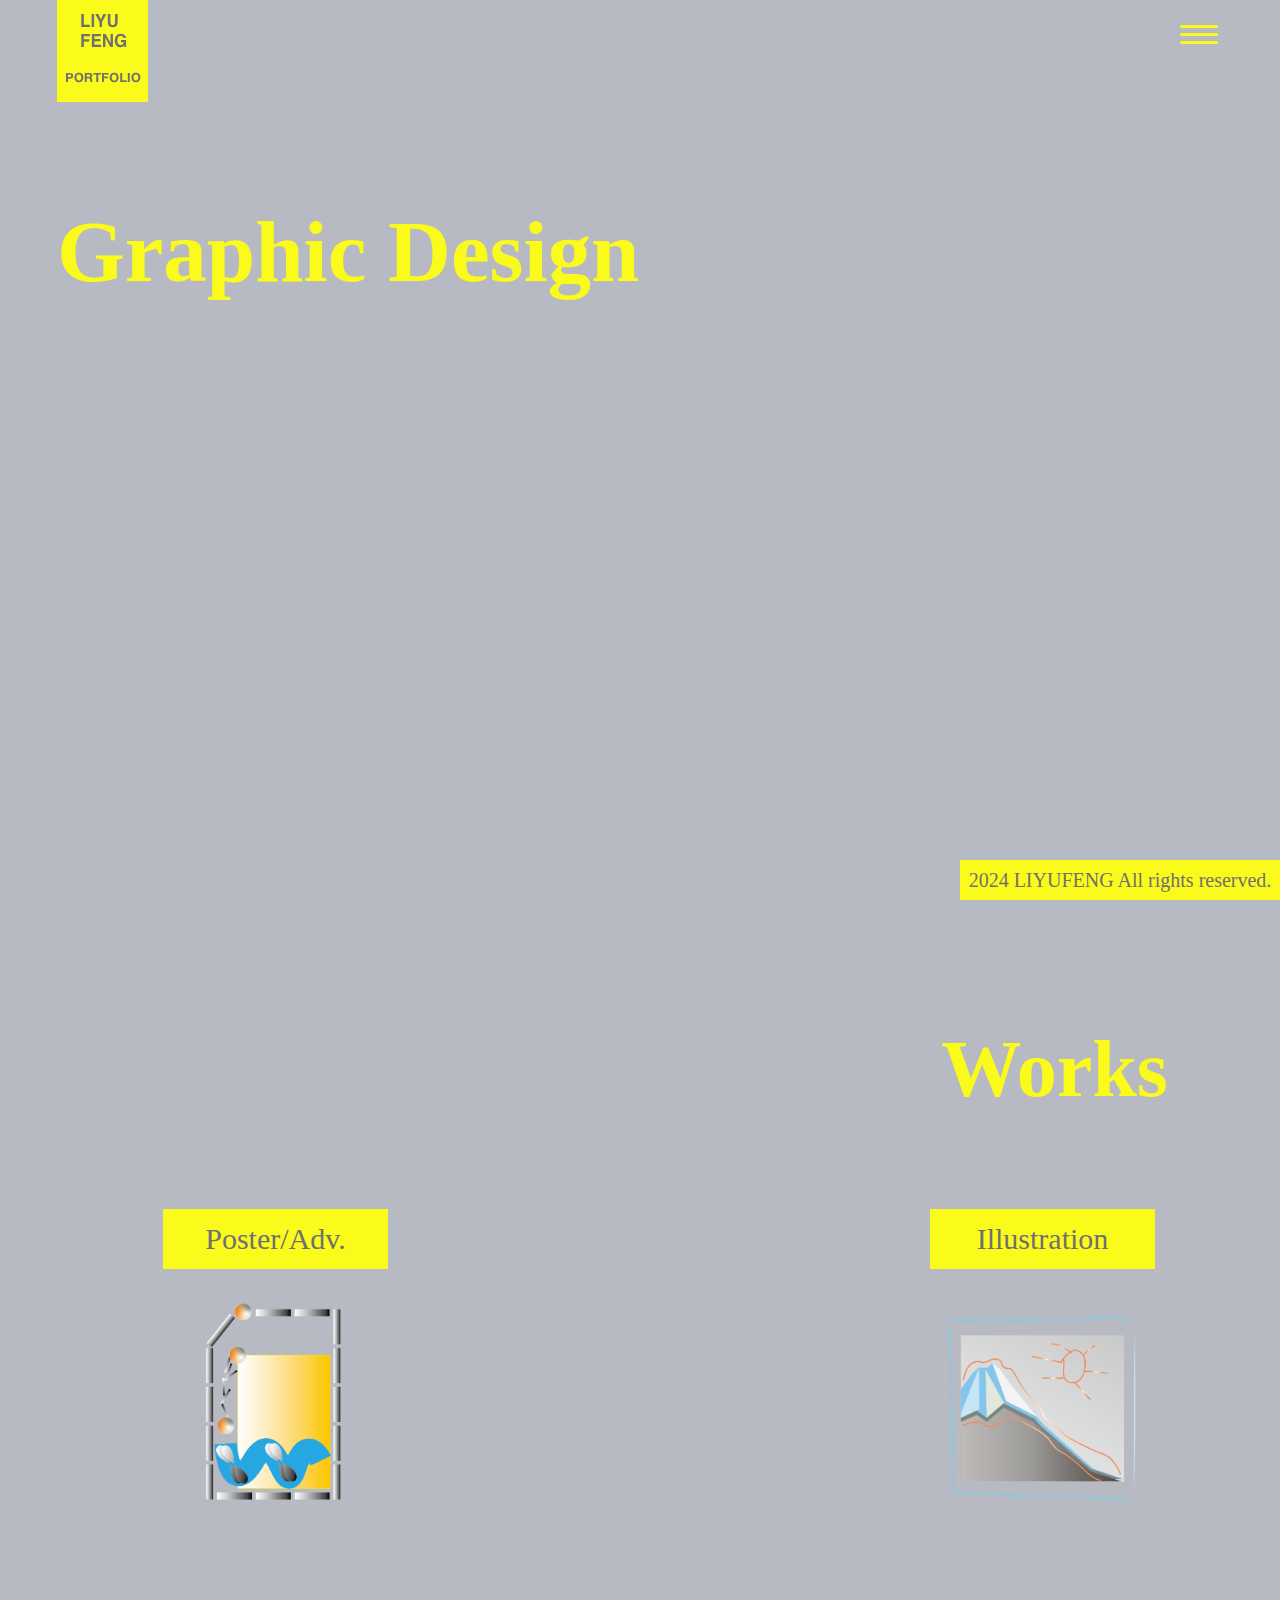
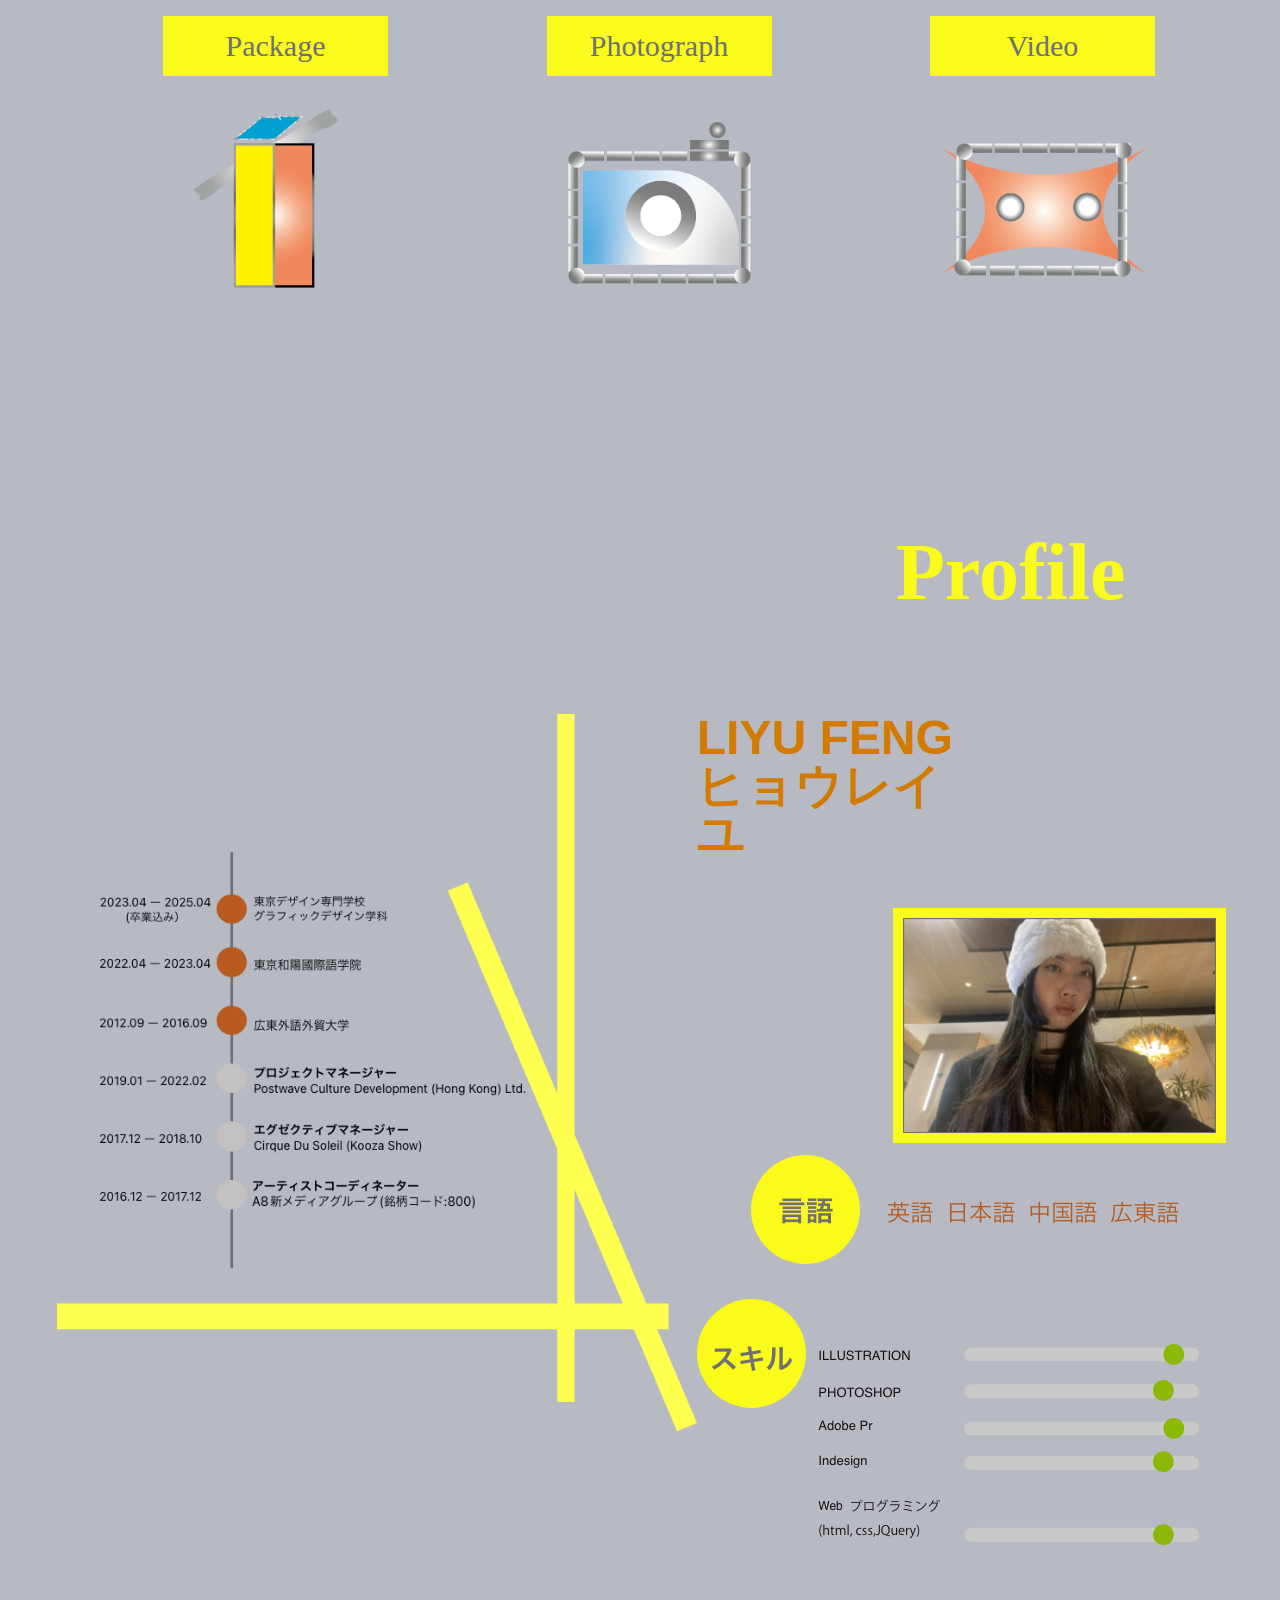
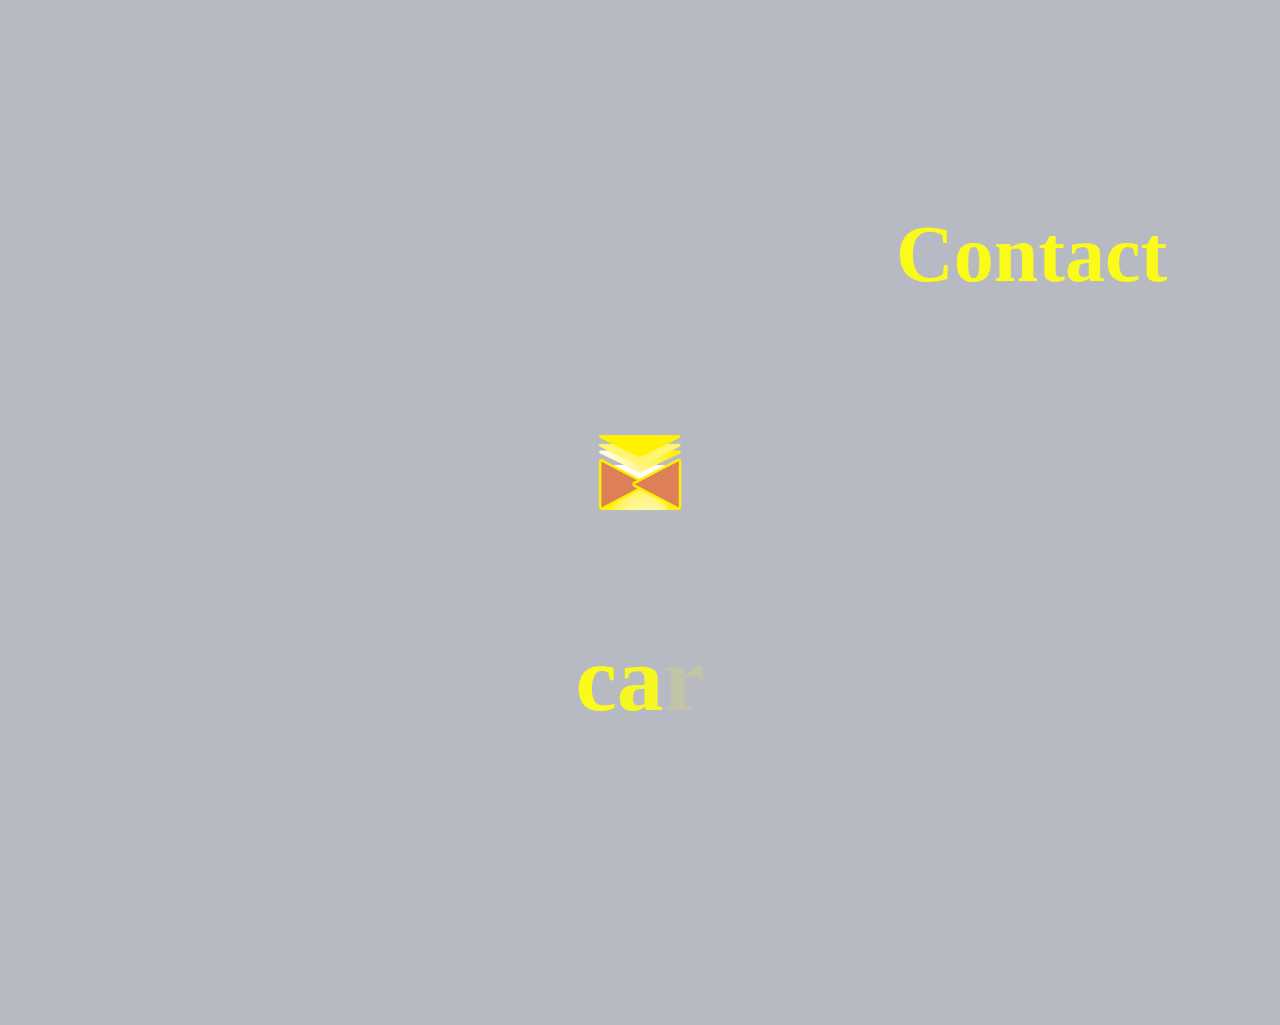
<file: index.html>
<!DOCTYPE html>
<html lang="ja">
<head>
    <meta charset="UTF-8">
    <meta name="viewport" content="width=device-width, initial-scale=1.0">

    <link rel="stylesheet" href="css/reset.css">
    <link rel="stylesheet" href="css/style.css">
    <link rel="stylesheet" href="css/lightbox.css">

    <script src="https://ajax.googleapis.com/ajax/libs/jquery/3.1.1/jquery.min.js"></script>



    <title>Portfolio Site | LIYU FENG</title>

    <!-- <link rel="stylesheet" href="https://cdn.jsdelivr.net/bxslider/4.2.12/jquery.bxslider.css"> -->

    <!-- <script src="https://code.jquery.com/jquery-3.6.0.min.js"></script> -->

    <!-- <script src="https://cdn.jsdelivr.net/bxslider/4.2.12/jquery.bxslider.min.js"></script> -->

    <!-- <style>
        .bx-wrapper {
            border: none;
            box-shadow: none;
        }
    </style> -->
</head>
<body>
    <header class="global-header">
        <a href="index.html" class="top-icon"><img src="image/topicon.png" alt="top-icon"></a>
        <!-- <div class="menu_box"> -->
            <div class="openbtn1"><span></span><span></span><span></span></div>
            <nav id="g-nav">
                <div id="g-nav-list">
                    <!-- <nav class="gnav"> -->
                        <ul class="gnav__menu">
                            <li><a href="index.html">Top</a></li>
                            <li><a href="works.html">Works</a></li>
                            <li><a href="profile.html">Profile</a></li>
                            <li><a href="contact.html">Contact</a></li>
                        
                        </ul>
                    </div>
                    </nav>
                
                <div class="circle-bg"></div>
            
        <!-- </div> -->
    </header>

    <div class="main-page">
        <p class="main-content1">Graphic Design</p>
        <p class="main-content2">PORTFOLIO</p>
        <p class="main-content3">LIYU FENG</p>
    </div>

    <script>
        $(document).ready(function() {
          $('.main-content1').show().animate({
            top: '0', // 目标位置
            opacity: 1 // 目标透明度
          }, 700); // 0.7秒内完成动画
          
          $('.main-content2').delay(700).show().animate({
            top: '0', // 目标位置
            opacity: 1 // 目标透明度
          },700); // 0.7秒内完成动画
          
          $('.main-content3').delay(2000).show().animate({
            top: '0', // 目标位置
            opacity: 1 // 目标透明度
          }, 700); // 0.7秒内完成动画
        });
        </script>

    

<div class="main-works">
    <h1 class="works-title">Works</h1>

    <div class="icon-contents">
        <ul class="icon-list">
            <li class="icon-list-inner">
                <p class="text">Poster/Adv.</p>
                <a href="works-poster.html">
                <img src="image/postericon.png" alt="" class="icon-img">
                </a>
            </li>

            <li class="icon-list-inner">
                <p class="text">Illustration</p>
                <a href="works-illustration.html">
                <img src="image/illustrator.png" alt="" class="icon-img">
                </a>
            </li>
        </ul>
    </div>

    <div class="icon-contents">
        <ul class="icon-list">
            <li class="icon-list-inner">
                <p class="text">Package</p>
                <a href="works-package.html">
                <img src="image/packageicon.png" alt="" class="icon-img">
                </a>
            </li>

            <li class="icon-list-inner">
                <p class="text">Photograph</p>
                <a href="works-photograph.html">
                <img src="image/photographicon.png" alt="" class="icon-img">
                </a>
            </li>

            <li class="icon-list-inner">
                <p class="text">Video</p>
                <a href="works-video.html">
                <img src="image/videoicon.png" alt="" class="icon-img">
                </a>
            </li>

        </ul>
    </div>
                <!-- <div class="icon-list-box2"> -->
                    <!-- <ul class="icon-list">
                        <li class="insidebox">
                            <div class="text-wrap">
                                <p class="text3">Package</p>
                            </div>
                            <a href="#"><img src="image/packageicon.png" alt="packageicon"></a>
                        </li>
                        <li class="insidebox">
                            <div class="text-wrap">
                                <p class="text4">Photograph</p>
                            </div>
                            <a href="#"><img src="image/photographicon.png" alt="photographicon"></a>
                        </li>
                        <li class="insidebox">
                            <div class="text-wrap">
                                <p class="text5">Video</p>
                            </div>
                            <a href="#"><img src="image/videoicon.png" alt="videoicon"></a>
                        </li>
                    </ul> -->
                <!-- </div> -->
            </div>
        

    <div class="main-profile">
        <h2 class="profile-title">Profile</h2>
        <!-- <h3 class="language">英語　日本語　中国語　広東語</h3> -->
        <div class="profile-1">
            <img src="image/experience.png" alt="experience" class="experience">
        </div>
        
        <div class="side-profile">

            <div class="profile-2">
                <p class="name">LIYU FENG<br />ヒョウレイユ</p>
            </div>

            <div class="profile-pic">
                <h1 class="profile-2-img">
                    <img src="image/profile-img.png" alt="profile-img" class="profile-img">
                </h1>

            </div>
            <div class="profile-3-img">
                <img src="image/profile.png" class="profile-picture3" alt="profile-picture">
            </div>
        </div>
    </div>

    <div class="main-contact">
        <h3 class="contact-title">Contact</h3>
        <img src="image/mail.png" alt="mailicon" class="mailicon">
        <p class="email">carpfong@gmail.com</p>
    </div>

    <footer class="global-footer">
        <p class="footer-text">2024 LIYUFENG All rights reserved.</p>
    </footer>

    <!-- fadein JS -->
    
    
    <script src="https://code.jquery.com/jquery-3.4.1.min.js" integrity="sha256-CSXorXvZcTkaix6Yvo6HppcZGetbYMGWSFlBw8HfCJo=" crossorigin="anonymous"></script>

    <!--自作のJS-->
    <script src="js/5-1-20.js"></script>
    
</body>

</html>
</file>
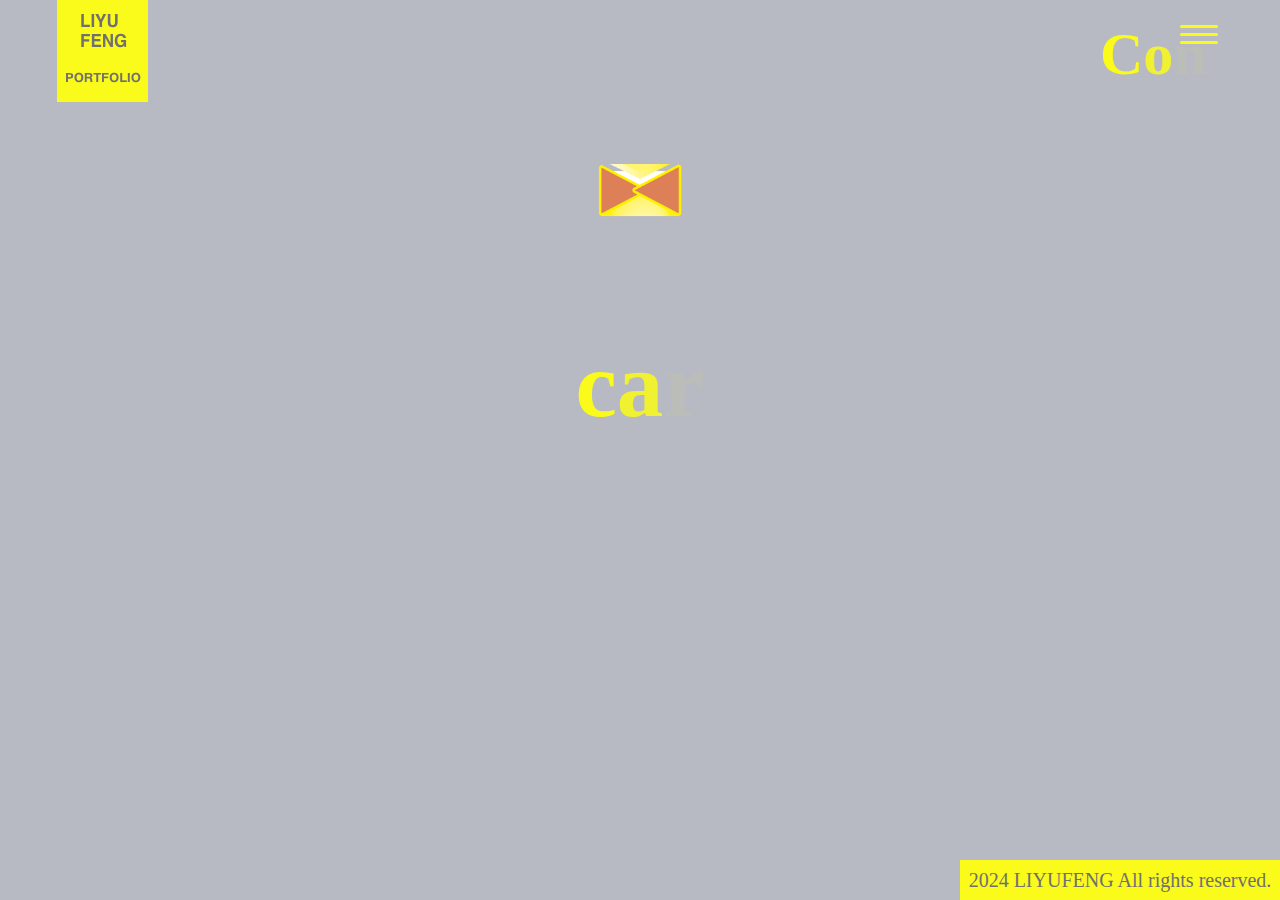
<file: contact.html>
<!DOCTYPE html>
<html lang="ja">
<head>
    <meta charset="UTF-8">
    <meta name="viewport" content="width=device-width, initial-scale=1.0">


    <link rel="stylesheet" href="css/reset.css">
    <link rel="stylesheet" href="css/style.css">
    <link rel="stylesheet" href="css/lightbox.css">
 
    <script src="https://ajax.googleapis.com/ajax/libs/jquery/3.1.1/jquery.min.js"></script>

    <title>Portfolio Site|contact Page</title>

</head>

<body>
    
    <header class="global-header">
        <a href="index.html" class="top-icon"><img src="image/topicon.png" alt="top-icon"></a>

        <h3 class="contactpage-title">Contact</h3>
        <!-- <div class="menu_box"> -->
            <div class="openbtn1"><span></span><span></span><span></span></div>
            <nav id="g-nav">
                <div id="g-nav-list">
                    <!-- <nav class="gnav"> -->
                        <ul class="gnav__menu">
                            <li><a href="index.html">Top</a></li>
                            <li><a href="works.html">Works</a></li>
                            <li><a href="profile.html">Profile</a></li>
                            <li><a href="contact.html">Contact</a></li>
                        
                        </ul>
                    </div>
                    </nav>
                
                <div class="circle-bg"></div>
            
        <!-- </div> -->
         
    </header>  
    
    



    <div class="main-contact">
        <!-- <h3 class="contact-title">Contact</h3> -->
        <img src="image/mail.png" alt="mailicon" class="mailicon">
        <p class="email">carpfong@gmail.com</p>
    </div>



    <footer class="global-footer">
        <p class="footer-text">2024 LIYUFENG All rights reserved.</p>
    </footer>



    <!-- fadein JS -->
    
    
    <script src="https://code.jquery.com/jquery-3.4.1.min.js" integrity="sha256-CSXorXvZcTkaix6Yvo6HppcZGetbYMGWSFlBw8HfCJo=" crossorigin="anonymous"></script>

    <!--自作のJS-->
    <script src="js/5-1-20.js"></script>
 
  


</body>


</html>
</file>
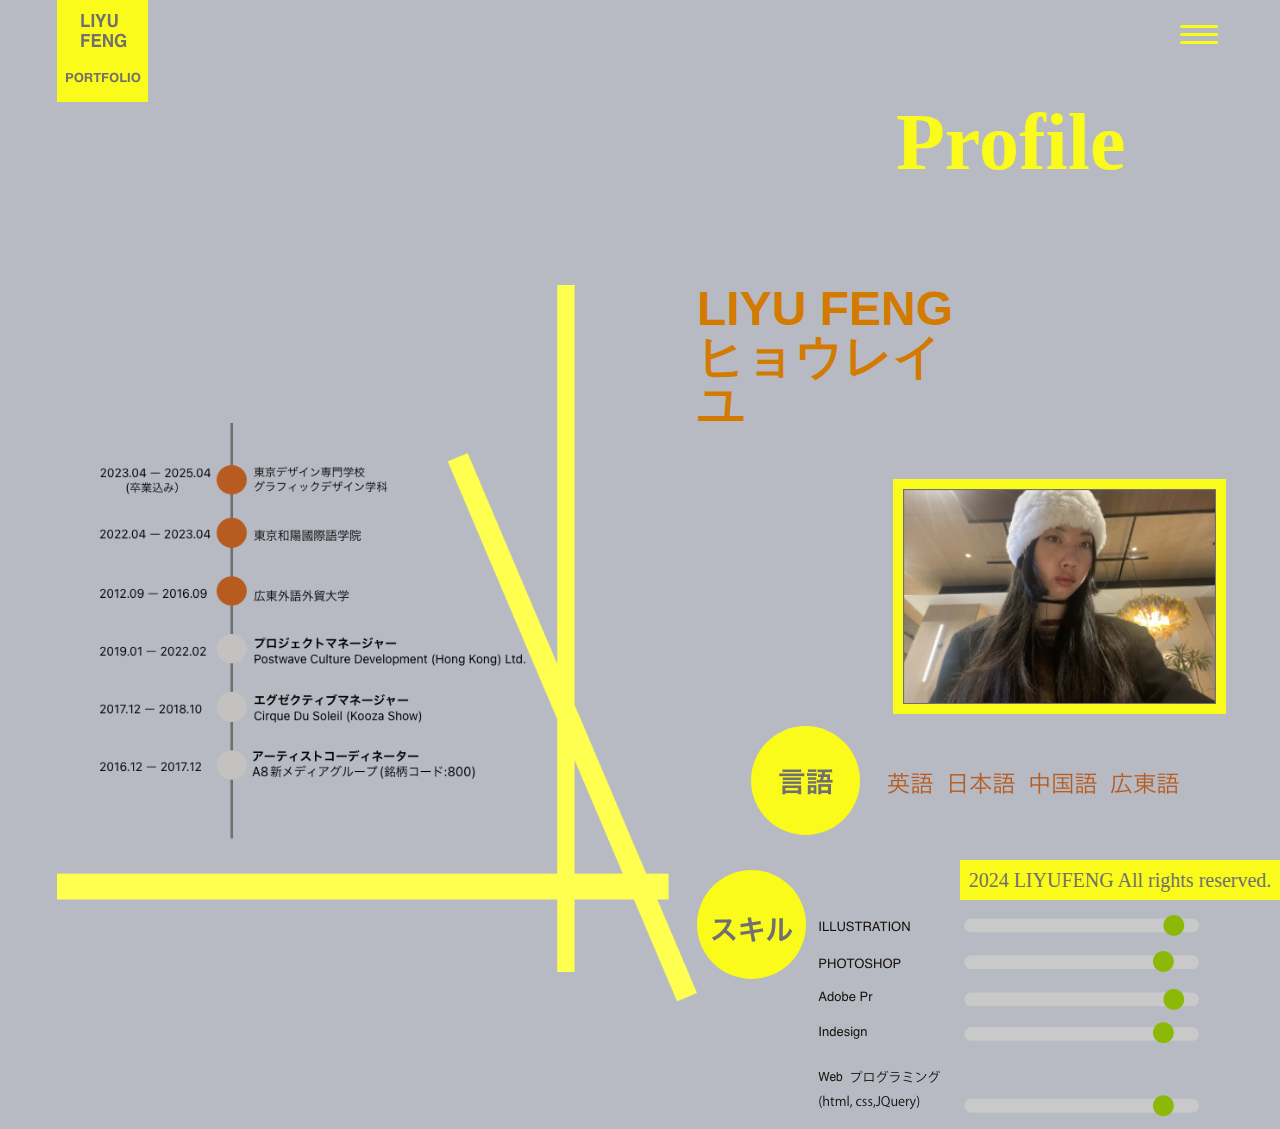
<file: profile.html>
<!DOCTYPE html>
<html lang="ja">
<head>
    <meta charset="UTF-8">
    <meta name="viewport" content="width=device-width, initial-scale=1.0">


    <link rel="stylesheet" href="css/reset.css">
    <link rel="stylesheet" href="css/style.css">
    <link rel="stylesheet" href="css/lightbox.css">

    <script src="https://ajax.googleapis.com/ajax/libs/jquery/3.1.1/jquery.min.js"></script>

    <title>Portfolio Site|Works Page</title>

</head>

<body>
    
    <header class="global-header">
        <a href="index.html" class="top-icon"><img src="image/topicon.png" alt="top-icon"></a>
        <!-- <div class="menu_box"> -->
            <div class="openbtn1"><span></span><span></span><span></span></div>
            <nav id="g-nav">
                <div id="g-nav-list">
                    <!-- <nav class="gnav"> -->
                        <ul class="gnav__menu">
                            <li><a href="index.html">Top</a></li>
                            <li><a href="works.html">Works</a></li>
                            <li><a href="profile.html">Profile</a></li>
                            <li><a href="contact.html">Contact</a></li>
                        
                        </ul>
                    </div>
                    </nav>
                
                <div class="circle-bg"></div>
            
        <!-- </div> -->
    </header>  
    
    <div class="main-profile">
        <h2 class="profile-title">Profile</h2>
        <!-- <h3 class="language">英語　日本語　中国語　広東語</h3> -->
        <div class="profile-1">
            <img src="image/experience.png" alt="experience" class="experience">
        </div>
        
        <div class="side-profile">

            <div class="profile-2">
                <p class="name">LIYU FENG<br />ヒョウレイユ</p>
            </div>

            <div class="profile-pic">
                <h1 class="profile-2-img">
                    <img src="image/profile-img.png" alt="profile-img" class="profile-img">
                </h1>

            </div>
            <div class="profile-3-img">
                <img src="image/profile.png" alt="profile-picture">
            </div>
        </div>
    </div>












    <footer class="global-footer">
        <p class="footer-text">2024 LIYUFENG All rights reserved.</p>
    </footer>



    <!-- fadein JS -->
    
    
    <script src="https://code.jquery.com/jquery-3.4.1.min.js" integrity="sha256-CSXorXvZcTkaix6Yvo6HppcZGetbYMGWSFlBw8HfCJo=" crossorigin="anonymous"></script>

    <!--自作のJS-->
    <script src="js/5-1-20.js"></script>
 
    


</body>


</html>
</file>
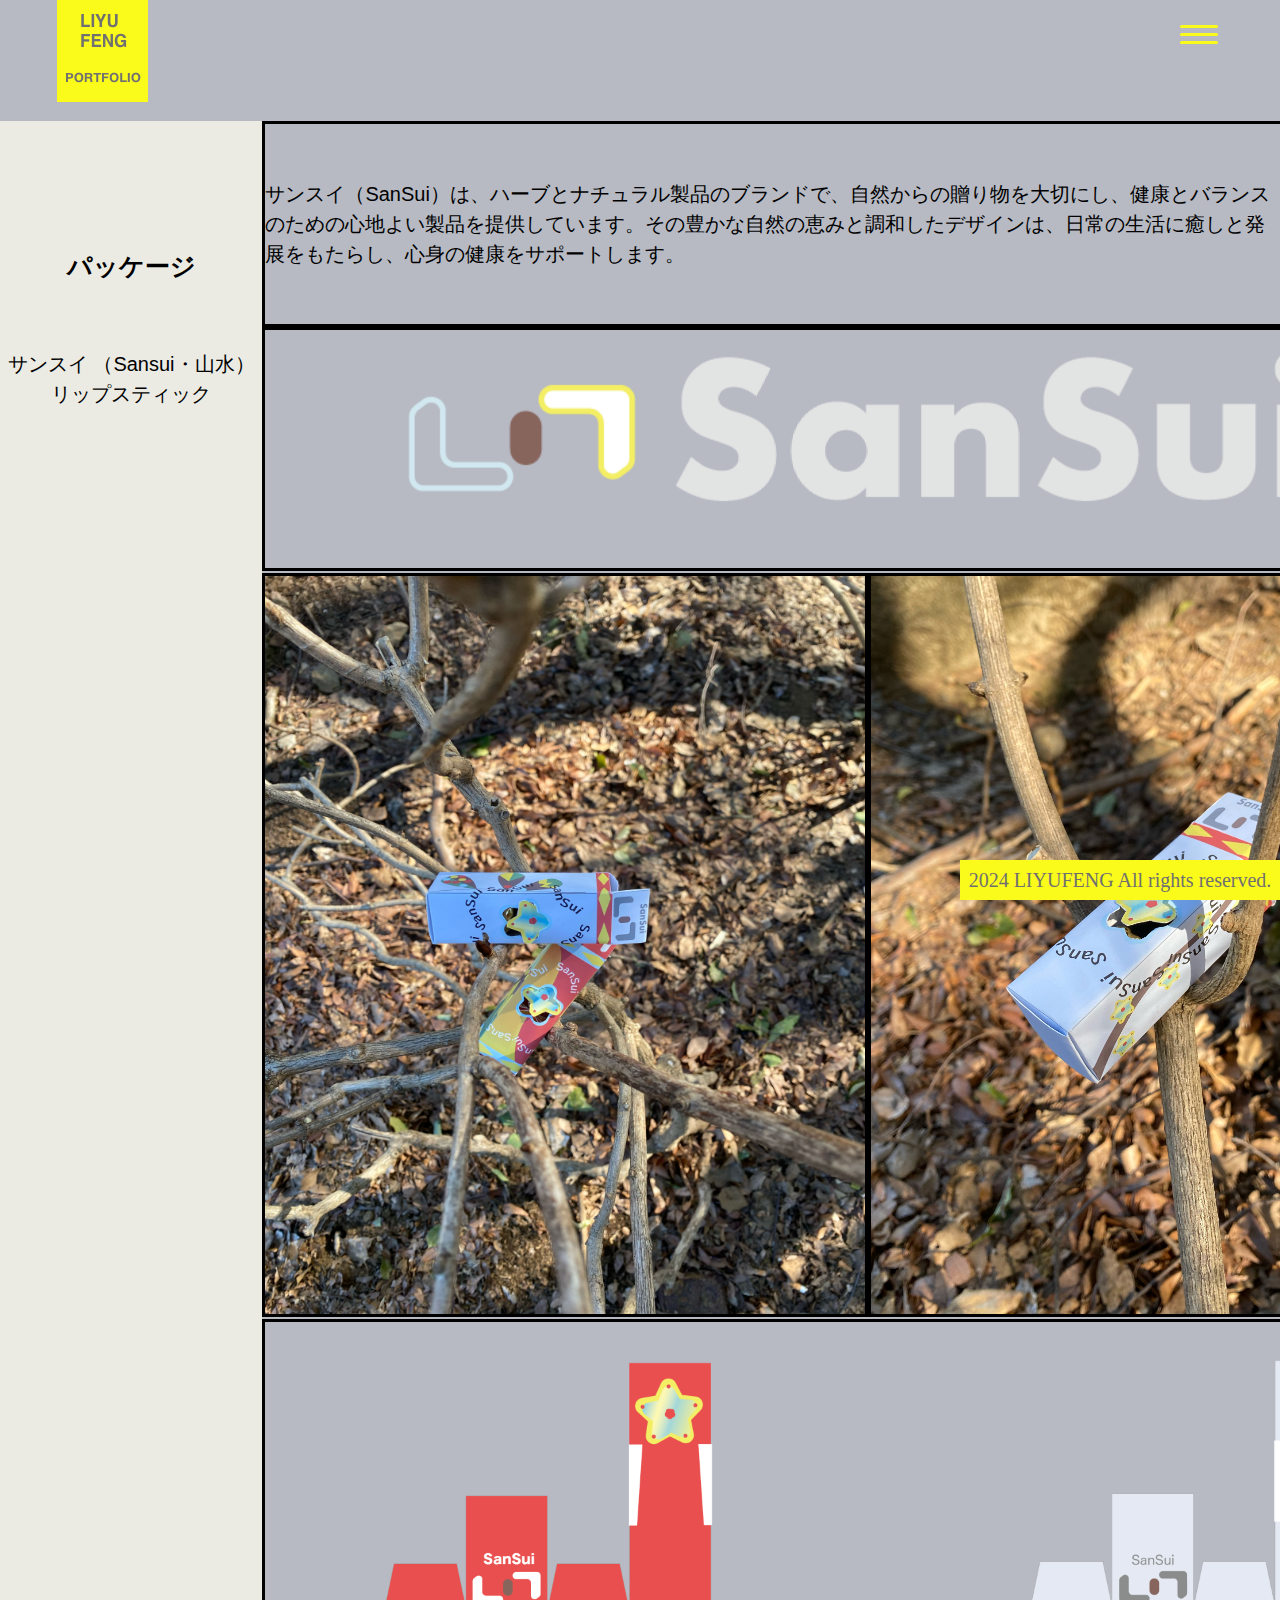
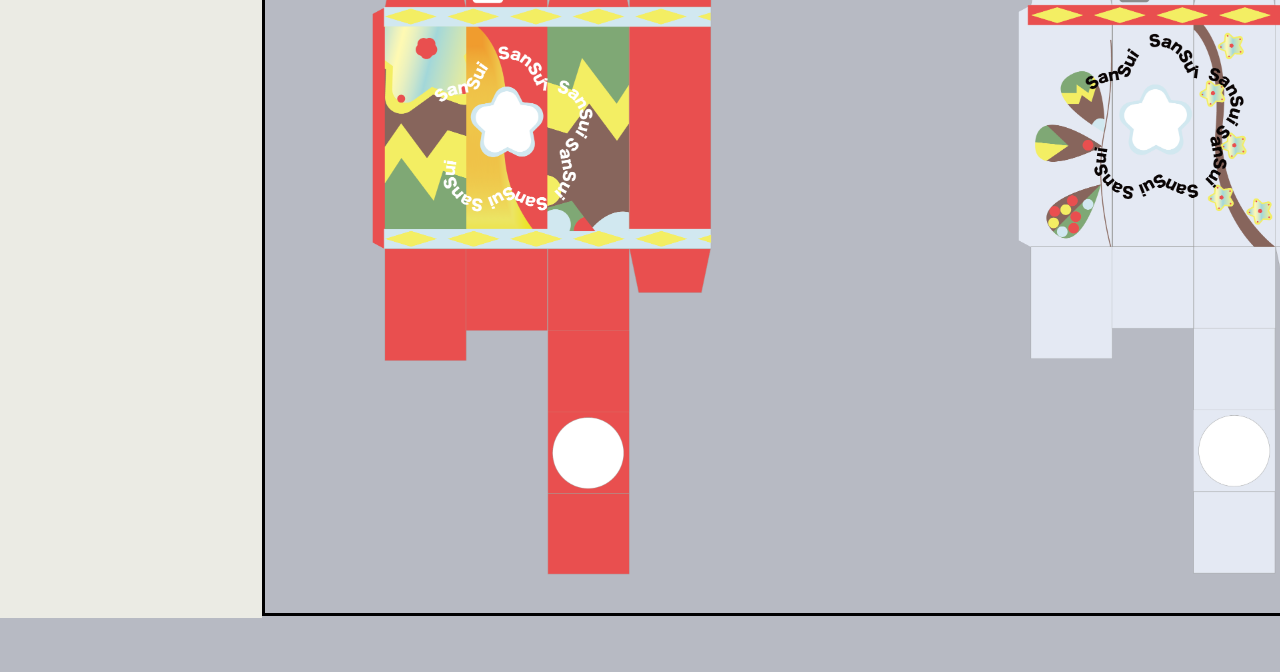
<file: works-package.html>
<!DOCTYPE html>
<html lang="ja">
<head>
    <meta charset="UTF-8">
    <meta name="viewport" content="width=device-width, initial-scale=1.0">


    <link rel="stylesheet" href="css/reset.css">
    <link rel="stylesheet" href="css/style.css">
    <link rel="stylesheet" href="css/lightbox.css">
    <link rel="stylesheet" href="js/5-1-20.js">

    <script src="https://ajax.googleapis.com/ajax/libs/jquery/3.1.1/jquery.min.js"></script>

    <title>Portfolio Site|works-package</title>

</head>

<body>
    
    <header class="global-header">
        <a href="index.html" class="top-icon"><img src="image/topicon.png" alt="top-icon"></a>
        <!-- <div class="menu_box"> -->
            <div class="openbtn1"><span></span><span></span><span></span></div>
            <nav id="g-nav">
                <div id="g-nav-list">
                    <!-- <nav class="gnav"> -->
                        <ul class="gnav__menu">
                            <li><a href="index.html">Top</a></li>
                            <li><a href="works.html">Works</a></li>
                            <li><a href="profile.html">Profile</a></li>
                            <li><a href="contact.html">Contact</a></li>
                        
                        </ul>
                    </div>
                    </nav>
                
                <div class="circle-bg"></div>
            
        <!-- </div> -->
    </header>  
    


    <div class="works-content-box">

        <div class="works-left-area">
    
    <p class="works-title-illu">パッケージ</p>
    <p class="works-title2-illu">サンスイ
        （Sansui・山水）
        <br />リップスティック</p>
    
        </div>
    
        <div class="works-right-area">
    <p class="illu-caption">サンスイ（SanSui）は、ハーブとナチュラル製品のブランドで、自然からの贈り物を大切にし、健康とバランスのための心地よい製品を提供しています。その豊かな自然の恵みと調和したデザインは、日常の生活に癒しと発展をもたらし、心身の健康をサポートします。
    
    </p>
    

   <img src="image/sansui_logo.png" class="sansuilogo" alt="sansuilogo">
    
    <div class="package-pic-box">

        <div class="package-pic-left">
    <img src="image/package2.jpg" class="package_pic_1" alt="">
    </div>
    <div class="package-pic-right">
    <img src="image/package1.jpg" class="package_pic_2" alt="package_pic_2">
    </div>
    </div>
    
    <img src="image/packagelayout.png" class="packagelayout" alt="packagelayout">
        </div>
    
    
    </div>
    
    
   
       <div class="divider">
       
           <div class="dot"></div>
               <div class="dot"></div>
               <div class="dot"></div>
           <script src="js/5-1-20.js"></script>
       
       </div>









    <footer class="global-footer">
        <p class="footer-text">2024 LIYUFENG All rights reserved.</p>
    </footer>



    <!-- fadein JS -->
    
    <script src="https://code.jquery.com/jquery-3.4.1.min.js" integrity="sha256-CSXorXvZcTkaix6Yvo6HppcZGetbYMGWSFlBw8HfCJo=" crossorigin="anonymous"></script>

    <!--自作のJS-->
    <script src="js/5-1-20.js"></script>
 
    <script>
    $(document).ready(function() {
        // 淡入效果的调整，确保在Safari中兼容
        $('.main-content1').css({ display: 'block', opacity: 0, top: '50px' }).animate({ top: '0', opacity: 1 }, 700);
        $('.main-content2').css({ display: 'block', opacity: 0, top: '50px' }).delay(700).animate({ top: '0', opacity: 1 }, 700);
        $('.main-content3').css({ display: 'block', opacity: 0, top: '50px' }).delay(700).animate({ top: '0', opacity: 1 }, 700);
    
        $(".openbtn1").click(function() {
            $(this).toggleClass('active');
            $("#g-nav").toggleClass('panelactive');
            $(".circle-bg").toggleClass('circleactive');
        });
    
        $("#g-nav a").click(function() {
            $(".openbtn1").removeClass('active');
            $("#g-nav").removeClass('panelactive');
            $(".circle-bg").removeClass('circleactive');
        });
    });
</script>
    
    

</body>


</html>
</file>
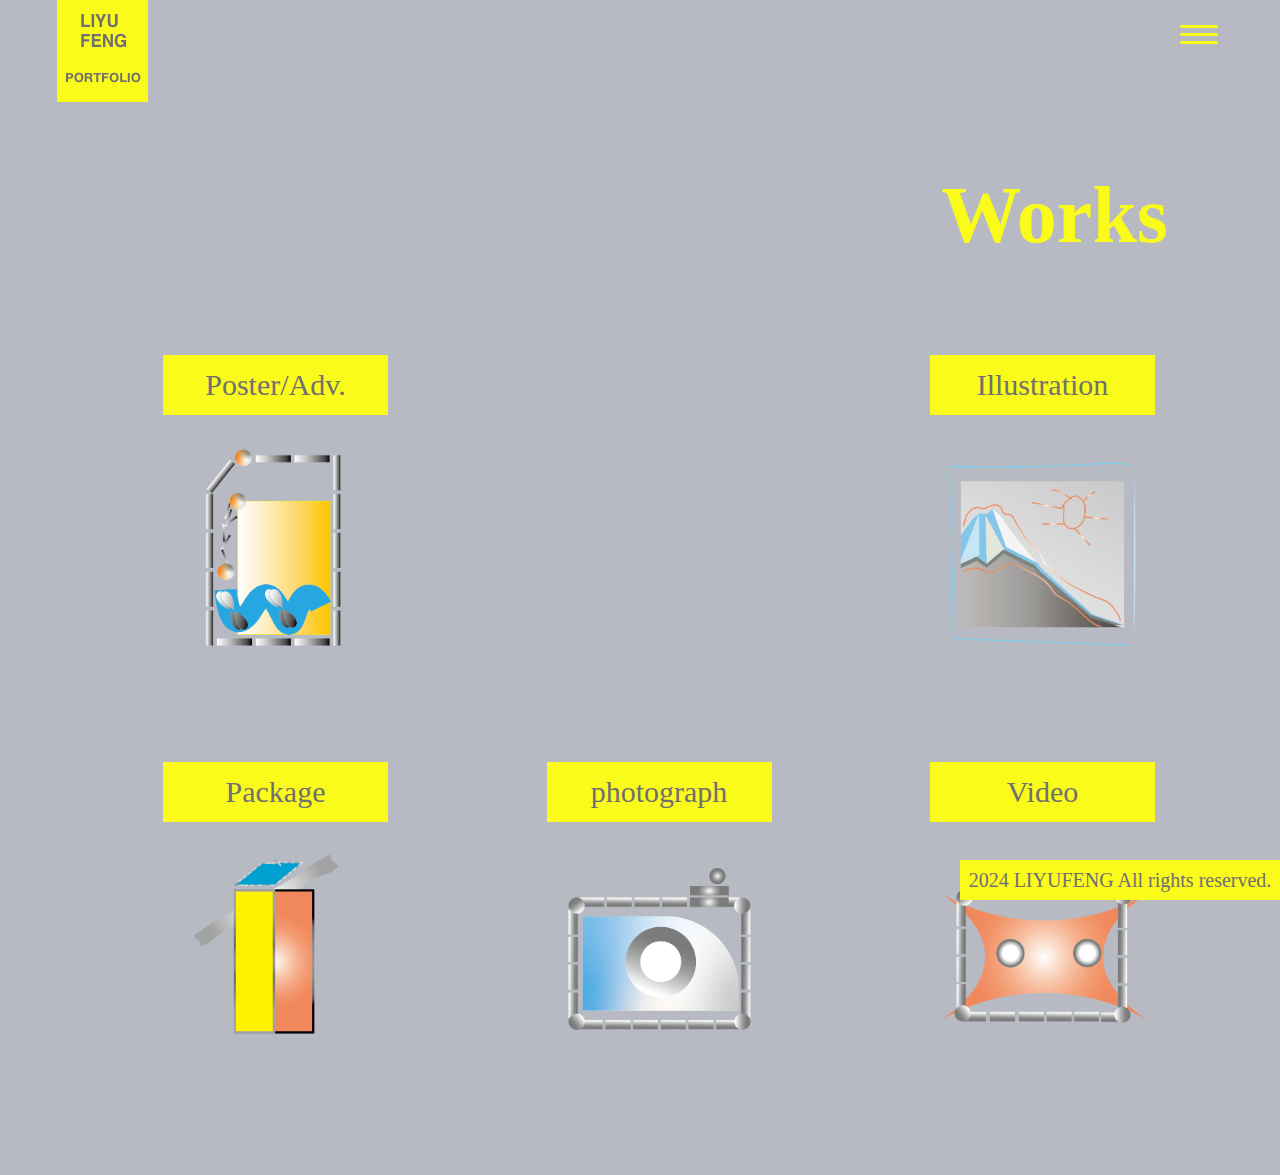
<file: works.html>
<!DOCTYPE html>
<html lang="ja">
<head>
    <meta charset="UTF-8">
    <meta name="viewport" content="width=device-width, initial-scale=1.0">


    <link rel="stylesheet" href="css/reset.css">
    <link rel="stylesheet" href="css/style.css">
    <link rel="stylesheet" href="css/lightbox.css">
    

    <script src="https://ajax.googleapis.com/ajax/libs/jquery/3.1.1/jquery.min.js"></script>

    <title>Portfolio Site|Works Page</title>

</head>

<body>
    
    <header class="global-header">
        <a href="index.html" class="top-icon"><img src="image/topicon.png" alt="top-icon"></a>
        <!-- <div class="menu_box"> -->
            <div class="openbtn1"><span></span><span></span><span></span></div>
            <nav id="g-nav">
                <div id="g-nav-list">
                    <!-- <nav class="gnav"> -->
                        <ul class="gnav__menu">
                            <li><a href="index.html">Top</a></li>
                            <li><a href="works.html">Works</a></li>
                            <li><a href="profile.html">Profile</a></li>
                            <li><a href="contact.html">Contact</a></li>
                        
                        </ul>
                    </div>
                    </nav>
                
                <div class="circle-bg"></div>
            
        <!-- </div> -->
    </header>  
    
    <div class="main-works">
        <h1 class="works-title">Works</h1>
    
        <div class="icon-contents">
            <ul class="icon-list">
                <li class="icon-list-inner">
                    <p class="text">Poster/Adv.</p>
                    <a href="works-poster.html">
                    <img src="image/postericon.png" alt="" class="icon-img">
                    </a>
                </li>
    
                <li class="icon-list-inner">
                    <p class="text">Illustration</p>
                    <a href="works-illustration.html">
                    <img src="image/illustrator.png" alt="" class="icon-img">
                    </a>
                </li>
            </ul>
        </div>
    
        <div class="icon-contents">
            <ul class="icon-list">
                <li class="icon-list-inner">
                    <p class="text">Package</p>
                    <a href="works-package.html">
                    <img src="image/packageicon.png" alt="" class="icon-img">
                    </a>
                </li>
    
                <li class="icon-list-inner">
                    <p class="text">photograph</p>
                    <a href="works-photograph.html">
                    <img src="image/photographicon.png" alt="" class="icon-img">
                    </a>
                </li>
    
                <li class="icon-list-inner">
                    <p class="text">Video</p>
                    <a href="works-video.html">
                    <img src="image/videoicon.png" alt="" class="icon-img">
                    </a>
                </li>
    
            </ul>
        </div>
    </div>











    <footer class="global-footer">
        <p class="footer-text">2024 LIYUFENG All rights reserved.</p>
    </footer>



    <!-- fadein JS -->
    
    
    <script src="https://code.jquery.com/jquery-3.4.1.min.js" integrity="sha256-CSXorXvZcTkaix6Yvo6HppcZGetbYMGWSFlBw8HfCJo=" crossorigin="anonymous"></script>

    <!--自作のJS-->
    <script src="js/5-1-20.js"></script>
 
    


</body>


</html>
</file>
<file: css/style.css>
@charset "utf-8";

html{
  font-size: 62.5%;
  /* 62.5%= 10px  
1rem = 10px */
}

@media screen and (min-width:1024px){


/* lightbox.css */
.lightbox img {
  max-width: 100%;
  height: auto;
}


body{
  margin: 0;
padding: 0;
   width: 100%;
    height: auto; 
    background-color: #B7BAC3;
    box-sizing: border-box;

}

.main-page p {
  display: none; 
  /* 初始隐藏文字 */
  opacity: 0;
  position: relative;
  top: 50px; /* 初始位置 */
  font-size:8.7rem;
  -webkit-transition: all 2s ease; /* Safari */
  transition: all 2s ease;
  white-space: nowrap;
}

.openbtn1.active span {
  background-color:#FAFA1B ; /* 示例 */
  -webkit-transition: all 0.3s ease; /* Safari */
  transition: all 0.3s ease;
}

#circle-bg.circleactive {
  display: block;
  -webkit-transition: all 0.5s ease; /* Safari */
  transition: all 0.5s ease;
}

/* 
.head{
    max-width: 100%;
    height: auto;
    position: fixed;
    top: 0;
    left: 0;
    
} */

.global-header{
  width: 100%;
  background-color: #B7BAC3;
  /* box-sizing: border-box; */
  position: fixed;
  top: 0;
  left: 0;
  z-index: 1000;

}

.top-icon{
  width: 86%;
  padding-left:57px ;
  display: block;
}

.main-page{
/* width: 100%; */
/* height: auto; */
padding-top: 60px;
}

.main-content1{
  font-weight: bold;
margin-bottom: 8.6%;
  /* line-height: 200%; */
  color: #FAFA1B;
  padding-left:57px ;
  padding-top: 148px; 
  
}

.main-content2{
  /* font-size:87px; */
  font-weight: bold;
  margin-bottom: 8.6%;
  color: #FAFA1B; 
  padding-left:57px 

}

.main-content3{
  /* font-size:87px; */
  font-weight: bold;
  margin-bottom: 8.6%;
  color: #FAFA1B;
  padding-left:57px;
  padding-bottom: 165px;

}

/* kokokara works page */


.main-works{
  margin:175px 0 0 0;
  height:1000px;
  background-color: #B7BAC3;
}

.works-title{
  font-size:8rem;
  font-weight: bold;
  text-align: right;
  padding:0 112px 0 0;
  color: #FAFA1B;
}


.icon-contents{
  /* width:80%; */
  margin:100px 125px 0 163px;
}

.icon-list{
  display: flex;
  justify-content:space-between;
}

.icon-list-inner{
  width:225px; 
}

.icon-img{
  width:100%;
  margin:20px 0 0 0;
}

.text{
  font-size:3rem;
  /* line-heightとheightの高さを同じにしてtext-align:cener;をかけると中央上下揃う */
  text-align: center;
  line-height: 60px;
  color: #707070;
  width:225px;
  height:60px;
  background-color:#FAFA1B;
}




/* kokokara profile page */

.main-profile{
  max-width: 100%;
  height: auto;
  box-sizing: border-box;
  background-color: #B7BAC3;
  /* padding: 20px; */
}
.profile-1 img{
  max-width: 100%;
  margin-left: 57px ;
  box-sizing: border-box;
  width: 50%;
  float: left;
}
.experience img{
  max-width: 100%;
  width: 832px;
  height: 742px;
  padding-top: 10px;
  padding-right: 50px;
}

.profile-2{
  display: flex;
  justify-content: flex-end;
  padding-right: 5%;

}

.profile-2-img{
   padding-top: 50px;
  padding-right: 10px;

}
.profile-pic{
  display: flex;
  justify-content: flex-end;
  padding-right: 5%;
}

.profile-img{
  width: 100%;
  background-color: #FAFA1B;
  padding: 10px 10px 10px 10px ;
}

.profile-3-img{
  max-width: 100%;
  height: auto;
  padding: 10px;
}


.name{
  font-size: 4.8rem;
  font-family: Arial, Helvetica, sans-serif ;
  font-weight: bold;
  color: #D37A00;
  padding-right: 50%;

}
.profile-title{
  font-size:8rem;
  font-weight: bold;
  padding-top: 8%;
  padding-bottom: 8%;
  margin: 0 0 0 70%;
  color: #FAFA1B;
  
}


.main-contact{
  /* max-width: 100%; */
  width: 100%;
  height: auto;
  /* height: 870px; */
}

.contact-title{
  font-size:8rem;
font-weight: bold;
margin: 12% 0 0 70%;
padding-top: 8%;
color: #FAFA1B;


}

.email{
  font-size: 9.3rem ;
  font-weight: bold;
  color: #FAFA1B;
  display: flex;
  justify-content: center;
  padding-top: 110px;
  padding-bottom: 300px;
  width: 100%;
}

.mailicon {
  width: 100px;
  height: auto;
   max-width: 257px; 
   display: flex;
  margin: 0 auto;
  padding-top: 10%;
}

/* kokokara poster page */

.poster-content-box{
  width: 100%;
  height: auto;
  display: flex;
  margin-top: 121px;
  /* justify-content: space-between; */
}

.poster-left-area{
  width: 20.5%;
  height: auto;
  display: flex;
 flex-direction: column; 
background-color: #EBEBE4;
}

.magazine-title{
  font-size: 4rem;
  font-weight: bold;
  text-align: center;
  font-family: Arial, Helvetica, sans-serif;
  padding-top: 90px;

}
.magazine-caption{

  font-size: 20px ;
  font-family: Arial, Helvetica, sans-serif;
  text-align: center;
  padding-top: 45px;
  line-height: 30px;
}

.poster-right-area{
  width: 79.5%;
  height: auto;
}

.poster-caption{
  font-size: 1.6rem;
  padding-top: 121px;
  border: solid;
  padding: 93px 15px 93px 15px;
  line-height: 30px;
   width: 100%; 
  box-sizing: border-box;
}

.pic-contect-box{
  width: 100%;
  height: auto;
  display: flex;
}
.pic-left{
  /* 507px */
width: 48%;

}

.pic-right{
  width:52% ;
}

.magazine1{
  /* width: 506px; */
  height: 708px; 
  width: 100%;
  border: solid ;
  border-width: 0.1px;
  
  }
 .magazine2{
  /* width: 694px; */
  width: 100%;
  height: 353px;
  border: solid ;
  border-width: 0.1px;
 /* vertical-align: top; */

  }
  .magazine3{
    /* width: 694px; */
    width: 100%;
    height: 353px;
    border: solid ;
    border-width: 0.1px;
    /* vertical-align: top; */
  } 

  .divider{
    display: flex; 
    justify-content: center;
    gap: 20px; /* 圆点之间的间距 */
    margin-top: 27px;
    margin-bottom: 27px;
    
  }

  .dot {
    width: 20px;
    height: 20px;
    background-color: #ffffff;
    border-radius: 50%;
    display: none; /* 初始隐藏 */
}


.typo-poster-content-box{
  width: 100%;
  height: auto;
  display: flex;
}

.typo-poster-left-area{
width: 20.5%;
  height: auto;
  display: flex;
 flex-direction: column; 
background-color: #EBEBE4;
}

.typo-poster-right-area{
  width: 79.5%;
 display: flex;
 flex-wrap: wrap;
}

.typo-title{
  font-size: 3.5rem;
  font-weight: bold;
  text-align: center;
  font-family: Arial, Helvetica, sans-serif;
  padding-top: 90px;
  line-height: 100px;
}


.typo1 , .typomockup1 ,.typo2 , .typo3 {
  /* width: 601px;
  height: 818px; */

  width: 50%;
  height: auto;
}

.typomockup2{
  /* width: 1202px;
  height: 810px; */
  width: 100%;
  height: auto;
}

.typo-pic-group{

display: flex;
flex-wrap: wrap;
}


.poster-content-box2{
  width: 100%;
  height: auto;
  display: flex;
}

.poster-left-area-adv{
  width:20.5% ;
  height: 1575px ;
  background-color: #FAFA1B;
}

.adv-title{
font-size:4rem ;
font-weight: bold;
font-family: Arial, Helvetica, sans-serif;
padding: 64px;
text-align: center;
}

.adv-title2{
font-size: 2rem ;
font-family: Arial, Helvetica, sans-serif;
text-align: center;
padding-top: 45px;
line-height: 30px;
}


.adv-caption{
  font-size: 1.6rem;
  /* padding-top: 121px; */
  border: solid;
  padding: 64px 66px 64px 66px;
  line-height: 30px;
  box-sizing: border-box;
  width: 100%;
}
.sprite-adv-b3-1,.sprite-adv-b3-2,.sprite-adv-b1-1 ,.sprite-adv-b1-2{
  /* width: 601px ; */
  width: 50%;
  height: auto;
  /* height: 441px; */
  border: solid ;
  border-width: 0.1px;
}

.sprite-adv-mockup1,.sprite-adv-mockup2{
  /* width: 601px; */
  width: 50%;
  /* height: 438px; */
  height: auto;
  border: solid ;
  border-width: 0.1px;
}

.adv-contentbox1{
  display: flex;
  flex-direction: row;
}

.poster-content-box3{
  width: 100%;
  height: auto;
  display: flex;
  box-sizing: border-box;
  margin-bottom: 50px;
}

.poster-left-area-adv2{
  width: 20.5%;
  height: auto ;
  background-color: #EBEBE4;
}

.poster-right-area-adv2{
  width: 79.5%;
}

.adv-caption1{
  font-size: 1.6rem;
  border: solid;
  padding: 156px 51px 156px 51px;
  line-height: 30px;
  box-sizing: border-box;
}

.adv-marble2{
  width: 890px;
  height: 217px;
  border: solid;

}
.adv-marble2-img{
  display: flex;
  justify-content: flex-end;
  border: solid;
}

/* marble's caption */
.adv-marble1{
  width: 534px;
  height: 497px;
  border: solid;
}

/* kokokara illustration page */

.works-content-box{
  width: 100%;
  height: auto;
  display: flex;
  margin-top: 121px;
  /* justify-content: space-between; */
}

.works-left-area{
  width: 20.5%;
  height: auto;
  display: flex;
 flex-direction: column; 
background-color: #EBEBE4;
}
.works-right-area{
  width: 79.5%;
  height: auto;
}
.works-title-illu{
  font-size: 2.5rem;
  font-weight: bold;
  text-align: center;
  font-family: Arial, Helvetica, sans-serif;
  padding-top: 130px;
  line-height:30px ;

}

.works-title2-illu{
  font-size: 2rem;
  font-family: Arial, Helvetica, sans-serif;
  text-align: center;
  padding-top: 68px;
  line-height:30px ;

}

.works-content-box2{
  width: 100%;
  height: auto;
  display: flex;
  margin-top: 35px;
  /* justify-content: space-between; */
  margin-bottom: 50px;
}

.illu-caption{
  font-size: 2rem ;
  font-family: Arial, Helvetica, sans-serif;
 /* padding: 55px 59px 55px 59px ;  */
 padding: 55px 0px 55px 0px;
  line-height: 30px;
  border: solid;
  width: 100%;
}



.works-illu{
  width: 100%;
  height: auto;
  border: solid;
  box-sizing: border-box;

}


.illu-pic-left{
  width: 100%;
  height: auto;
  vertical-align: center; 

}
.illu-pic-right{
  width: 100%;
  height: auto;
}



.illu-dior-1{
  width: 100%;
  height: auto ;
  border: solid;

  vertical-align: middle;
}

.illu-dior-2{
  width:100% ;
  height:780px ;
  border: solid;
  vertical-align: middle;
}

/* do not need to setup left and right width */
.illu-pic-box{
  width: 100%;
  height:auto ;
  display: flex;
  justify-content: space-between;
}

.illu-dior-3 ,.illu-dior-4{
  width: 100% ;
  height: 390px;
  border: solid;
  border-width: 1px; 
   vertical-align: middle;  
}


/* koko kara photograph page */


.photo1,.photo2{
  width: 555px;
  height: 401px;
}

.photo3,.photo4{
  width: 555px;
  height: 720px;
}
.works-left-area1{
  width: 20.5%;
  height: auto;
  display: flex;
 flex-direction: column; 
background-color: #EBEBE4;
}


.works-right-area1{
width: 79.5%;
height: auto;
/* display: flex; */
background-color: #FAFA1B;
}

.group1{
  display: flex;
justify-content:flex-end;
  padding: 45px 0px 45px 45px;
}

.group2{
  display: flex;
  justify-content: flex-start;
  padding: 0 45px 45px 0px;
}
.group3{
  display: flex;
  justify-content: flex-end;
  padding: 0 0px 45px 45px;
}
.group4{
  display: flex;
  justify-content: flex-start;
  padding: 0 45px 45px 0px;
}



/* koko kara video page  */


.video-title{
font-size: 3rem;
text-align: center;
text-align: center;
line-height: 40px;
color: #707070;
background-color:#FAFA1B;
padding-top: 20px;
padding-bottom: 20px;
width: 904px;
margin:0 auto ;
}


.video-container {
  width: 100%;
  margin: 121px 148px 0 148px ;
  text-align: center;
  
}

video {
  width: 904px;
  height: auto;
  margin-top: 30px;
  border: 2px solid #000;
  border-radius: 10px;
}






/* koko kara footer */

.global-footer{
  width: 100%;
  height: auto;
  display: flex;
  justify-content: flex-end;
  position: fixed;
  left: 0;
  bottom: 0;
  /* height: 50px; */
  /* background: linear-gradient(#FAFA1B, white); */
}

.footer-text{
  font-size: 2rem;
  text-align: center;
  width: 25% ;
  text-align: center;
  line-height: 40px;
  color: #707070;
  background-color:#FAFA1B;
}


/* koko kara package page */
.sansuilogo{
  width: 1200px;
  height: 238px;
  border: solid;

}

.package-pic-box{
  width: 1200px;
  display: flex;
  justify-content: space-between;
}

.package_pic_1 , .package_pic_2{
  width: 600px;
  height: 738px;
  border: solid;

}
.packagelayout{
  width: 1200px;
  height: 891px;
  border: solid;

}




/* koko kara contact page */
.contactpage-title{
  font-size:6rem;
font-weight: bold;
padding-left: 1100px;
position: relative;
top: -80px;
color: #FAFA1B;
}









/* .gnav{
    width:100%;
} */
/* .menu_box{
    max-width: 100%;
    margin: 0px auto;
} */

/* .gnav__menu{
    display: flex;
    justify-content: space-between;
} */


#g-nav.panelactive{
    /*position:fixed;にし、z-indexの数値を大きくして前面へ*/
    position:fixed;
    z-index: 999;
  top: 0;
  width:100%;
    height: 100vh;
}

/* 丸の拡大 */
.circle-bg{
    position: fixed;
  z-index:3;
    /*丸の形*/
    width: 100px;
    height: 100px;
    border-radius: 50%;
    background: #B7BAC3;
    /*丸のスタート位置と形状*/
  transform: scale(0);/*scaleをはじめは0に*/
  right:-50px;
    top:-50px;
    transition: all .6s;/*0.6秒かけてアニメーション*/
} 

.circle-bg.circleactive{
  transform: scale(50);/*クラスが付与されたらscaleを拡大*/
}

/*ナビゲーションの縦スクロール*/
#g-nav-list{
    display: none;/*はじめは表示なし*/
    /*ナビの数が増えた場合縦スクロール*/
    position: fixed;
    z-index: 999; 
    width: 100%;
    height: 100vh;
    background-color: #B7BAC3; 
    overflow: auto;
    -webkit-overflow-scrolling: touch;
}

#g-nav.panelactive #g-nav-list{
     display: block; /*クラスが付与されたら出現*/
}

/*ナビゲーション*/
#g-nav ul {
  opacity: 0;/*はじめは透過0*/
    /*ナビゲーション天地中央揃え※レイアウトによって調整してください。不必要なら削除*/
    position: absolute;
    z-index: 999;
    top:50%;
    left:50%;
    transform: translate(-50%,-50%);
}

/*背景が出現後にナビゲーションを表示*/
#g-nav.panelactive ul {
    opacity:1;
    /* display: flex;
    justify-content: space-around;
    width: 90%; */
}

/* 背景が出現後にナビゲーション li を表示※レイアウトによって調整してください。不必要なら削除*/
#g-nav.panelactive ul li{
animation-name:gnaviAnime;
animation-duration:1s;
animation-delay:.2s;/*0.2 秒遅らせて出現*/
animation-fill-mode:forwards;
opacity:0;
}
@keyframes gnaviAnime{
0% {
opacity: 0;
}
100% {
opacity: 1;
}
}


/*リストのレイアウト設定*/
#g-nav-list{
  width: 45%;
  margin: 0 0 0 190px;
  /* text-align: center; 
  list-style: none; */
}

.g-nav ul{
  width: 100%;
}

#g-nav li{
  text-align: left;
  list-style: none;
}

#g-nav li a{
  color:yellow;
  text-decoration: none;
  /* padding:10px; */
  margin: 30px 0; 
  display: block;
  /* text-transform: uppercase; */
  letter-spacing: 0.1em;
  font-weight: bold;
  font-size: 50px;
}
/* #g-nav li a img{
  width: 100%;
} */

/*========= ボタンのためのCSS ===============*/
.openbtn1{
  position:fixed;
  top:10px;
  right: 30px; /*btn position*/
  z-index: 9999;/*ボタンを最前面に*/
  cursor: pointer;
    width: 84px;
    height: 84px;
}
  
/*×に変化*/  
.openbtn1 span{
    display: inline-block;
    transition: all .4s;
    position: absolute;
    left: 14px;
    height: 3px;
    border-radius: 2px;
  background-color:#FAFA1B;
    width: 45%;
  }

.openbtn1 span:nth-of-type(1) {
  top:15px; 
}

.openbtn1 span:nth-of-type(2) {
  top:23px;
}

.openbtn1 span:nth-of-type(3) {
  top:31px;
}

.openbtn1.active span:nth-of-type(1) {
    top: 18px;
    left: 18px;
    transform: translateY(6px) rotate(-45deg);
    width: 30%;
    background-color: #FAFA1B;
}

.openbtn1.active span:nth-of-type(2) {
  opacity: 0;
}

.openbtn1.active span:nth-of-type(3){
    top: 30px;
    left: 18px;
    transform: translateY(-6px) rotate(45deg);
    width: 30%;
    background-color: #FAFA1B;
}
/* .top-title{
    color: #fff;
    text-decoration: none;
    display: flex;
    justify-content:space-between;
    font-weight: bold;
    font-size: 50px;
    
  }
  .top-title_buttom{
    color: #fff;
    text-decoration: none;
  
    font-weight: bold;
    font-size: 50px;
    position: absolute;
    bottom: 0;
    right: 0;
  } */
}



 /* ここにタブレット用 CSS を記述 */
@media screen and (min-width:481px) and (max-width:1023px){ 

  /* lightbox.css */
.lightbox img {
  max-width: 100%;
  height: auto;
}


body{
  margin: 0;
padding: 0;
   width: 100%;
    height: auto; 
    background-color: #B7BAC3;
    box-sizing: border-box;

}

.main-page p {
  display: none; 
  /* 初始隐藏文字 */
  opacity: 0;
  position: relative;
  top: 50px; /* 初始位置 */
  font-size:8.7rem;
  -webkit-transition: all 2s ease; /* Safari */
  transition: all 2s ease;
  white-space: nowrap;
}

.openbtn1.active span {
  background-color:#FAFA1B ; /* 示例 */
  -webkit-transition: all 0.3s ease; /* Safari */
  transition: all 0.3s ease;
}

#circle-bg.circleactive {
  display: block;
  -webkit-transition: all 0.5s ease; /* Safari */
  transition: all 0.5s ease;
}

/* 
.head{
    max-width: 100%;
    height: auto;
    position: fixed;
    top: 0;
    left: 0;
    
} */

.global-header{
  width: 100%;
  background-color: #B7BAC3;
  /* box-sizing: border-box; */
  position: fixed;
  top: 0;
  left: 0;
  z-index: 1000;

}

.top-icon{
  width: 86%;
  padding-left:57px ;
  display: block;
}

.main-page{
/* width: 100%; */
/* height: auto; */
padding-top: 60px;
}

.main-content1{
  font-weight: bold;
margin-bottom: 8.6%;
  /* line-height: 200%; */
  color: #FAFA1B;
  padding-left:57px ;
  padding-top: 148px; 
  
}

.main-content2{
  /* font-size:87px; */
  font-weight: bold;
  margin-bottom: 8.6%;
  color: #FAFA1B; 
  padding-left:57px 

}

.main-content3{
  /* font-size:87px; */
  font-weight: bold;
  margin-bottom: 8.6%;
  color: #FAFA1B;
  padding-left:57px;
  padding-bottom: 135px;

}

/* kokokara works page */


.main-works{
  margin:175px 0 0 0;
  height:1000px;
  background-color: #B7BAC3;
}

.works-title{
  font-size:6rem;
  font-weight: bold;
  text-align: right;
  padding:0 112px 0 0;
  color: #FAFA1B;
}


.icon-contents{
  /* width:80%; */
  margin:80px 85px 0 85px;
}

.icon-list{
  display: flex;
  justify-content:space-between;
}

.icon-list-inner{
  width:225px; 
}

.icon-img{
  width:100%;
  margin:20px 0 0 0;
}

.text{
  font-size:3rem;
  /* line-heightとheightの高さを同じにしてtext-align:cener;をかけると中央上下揃う */
  text-align: center;
  line-height: 60px;
  color: #707070;
  width:205px;
  height:60px;
  background-color:#FAFA1B;
}




/* kokokara profile page */

.main-profile{
  max-width: 100%;
  height: auto;
  box-sizing: border-box;
  background-color: #B7BAC3;
  /* padding: 20px; */
}
.profile-1 img{
  max-width: 100%;
  margin-left: 57px ;
  box-sizing: border-box;
  width: 50%;
  float: left;
}
.experience img{
  max-width: 100%;
  width: 832px;
  height: 742px;
  padding-top: 10px;
  padding-right: 50px;
}

.profile-2{
  display: flex;
  justify-content: flex-end;
  padding-right: 5%;

}

.profile-2-img{
   padding-top: 50px;
  padding-right: 10px;

}
.profile-pic{
  display: flex;
  justify-content: flex-end;
  padding-right: 5%;
}

.profile-img{
  width: 100%;
  background-color: #FAFA1B;
  padding: 10px 10px 10px 10px ;
}

.profile-3-img{
  width: 100%;
  height: auto;
  padding: 10px;
}


.name{
  font-size: 2.5rem;
  font-family: Arial, Helvetica, sans-serif ;
  font-weight: bold;
  color: #D37A00;
  padding-right: 50%;

}
.profile-title{
  font-size:6rem;
  font-weight: bold;
  padding-top: 8%;
  padding-bottom: 8%;
  padding-right: 112px;
   margin: 0 0 0 63%; 
  color: #FAFA1B;
  
}


.main-contact{
  max-width: 100%;
  width: 100%;
  height: auto;
  /* height: 870px; */
  background-color: #B7BAC3;
}

.contact-title{
  font-size:6rem;
font-weight: bold;
margin: 0 0 0 55%;
padding-top: 175px;
color: #FAFA1B;

}

.email{
  font-size: 7.3rem ;
  font-weight: bold;
  color: #FAFA1B;
  display: flex;
  justify-content: center;
  padding-top: 110px;
  padding-bottom: 230px;
  width: 100%;
}
.mailicon {
  width: 100px;
  height: auto;
  max-width: 257px;
  object-fit: cover;
  margin: 0 auto; /* Center the icon horizontally */
  display: block; /* Ensures the margin: auto works */
  padding-top: 10%;
}

/* kokokara poster page */

.poster-content-box{
  width: 100%;
  height: auto;
  display: flex;
  margin-top: 121px;
  /* justify-content: space-between; */
}

.poster-left-area{
  width: 20.5%;
  height: auto;
  display: flex;
 flex-direction: column; 
background-color: #EBEBE4;
}

.magazine-title{
  font-size: 2rem;
  font-weight: bold;
  text-align: center;
  font-family: Arial, Helvetica, sans-serif;
  padding-top: 90px;

}
.magazine-caption{

  font-size: 1rem ;
  font-family: Arial, Helvetica, sans-serif;
  text-align: center;
  padding-top: 45px;
  line-height: 30px;
}

.poster-right-area{
  width: 79.5%;
  height: auto;
}

.poster-caption{
  font-size: 1.6rem;
  padding-top: 121px;
  border: solid;
  padding: 93px 15px 93px 15px;
  line-height: 30px;
  width:auto;
  box-sizing: border-box;
}

.pic-contect-box{
   width: 100%; 
  height: auto;
  display: flex;
}
.pic-left{
  /* 507px */
width: 410px;
height: 350px;

}

.pic-right{
  width:494px ;
  height: 409px ;

}

.magazine1{
  /* width: 506px; */
  height: 410px; 
  width: 100%;
  border: solid ;
  border-width: 0.1px;
  
  }
 .magazine2{
  /* width: 694px; */
  width: 100%;
   height: 204.5px; 
  border: solid ;
  border-width: 0.1px;
  vertical-align: top;

  }
  .magazine3{
    /* width: 694px; */
    width: 100%;
    height: 204.5px; 
    border: solid ;
    border-width: 0.1px;
     vertical-align: top; 
  } 

  .divider{
    display: flex; 
    justify-content: center;
    gap: 20px; /* 圆点之间的间距 */
    margin-top: 27px;
    margin-bottom: 27px;
    
  }

  .dot {
    width: 20px;
    height: 20px;
    background-color: #ffffff;
    border-radius: 50%;
    display: none; /* 初始隐藏 */
}


.typo-poster-content-box{
  max-width: 100%;
  height: auto;
  display: flex;
}


.typo-poster-left-area{
  width: 20.5%;
    height: auto;
    display: flex;
   flex-direction: column; 
  background-color: #EBEBE4;
  }
  
  .typo-poster-right-area{
    width: 79.5%;
   display: flex;
   flex-wrap: wrap;
  }

.typo-title{
  font-size: 2rem;
  font-weight: bold;
  text-align: center;
  font-family: Arial, Helvetica, sans-serif;
  padding-top: 90px;
  line-height: 100px;
}


.typo1 , .typomockup1 ,.typo2 , .typo3 {
  width: 50%;
  height: auto;

}

.typomockup2{
 width: 100%;
 height: auto;
}
.typo-pic-group{
display: flex;
flex-wrap: wrap;
}


.poster-content-box2{
  width: 100%;
  height: auto;
  display: flex;
}

.poster-left-area-adv{
  width:20.5% ;
 height: auto;
  background-color: #FAFA1B;
}

.adv-title{
font-size:2rem ;
font-weight: bold;
font-family: Arial, Helvetica, sans-serif;
padding: 64px;
text-align: center;
}

.adv-title2{
font-size: 2rem ;
font-family: Arial, Helvetica, sans-serif;
text-align: center;
padding-top: 45px;
line-height: 30px;
}


.adv-caption{
  font-size: 1.6rem;
  /* padding-top: 121px; */
  border: solid;
  padding: 64px 66px 64px 66px;
  line-height: 30px;
  box-sizing: border-box;
  width: 100%;
}
.sprite-adv-b3-1,.sprite-adv-b3-2,.sprite-adv-b1-1 ,.sprite-adv-b1-2{
  /* width: 601px ;
  height: 441px; */
  width: 50%;
  border: solid ;
  border-width: 0.1px;
}

.sprite-adv-mockup1,.sprite-adv-mockup2{
  /* width: 601px;
  height: 438px; */
  width: 50%;
  border: solid ;
  border-width: 0.1px;
}

.adv-contentbox1{
  width: 100%;
  display: flex;
  flex-direction: row;
}

.poster-content-box3{
  width: 100%;
  height: auto;
  display: flex;
  box-sizing: border-box;
  margin-bottom: 50px;
}

.poster-left-area-adv2{
  width: 20.5%;
  height: auto ;
  background-color: #EBEBE4;
}

.poster-right-area-adv2{
  width: 79.5%;
  height: auto;
}

.adv-caption1{
  font-size: 1.6rem;
  border: solid;
  padding: 20px 31px 20px 31px;
  line-height: 30px;
  box-sizing: border-box;
  width: 45%;
  height: 360px;
}

.adv-marble2{
  /* width: 890px;
  height: 217px; */
  width: 80%;
  border: solid;
display: flex;
justify-content: flex-end;
}
.adv-marble2-img{
  display: flex;
  justify-content: flex-end;
  border: solid;
}

/* marble's caption */
.adv-marble1{
  /* width: 534px;
  height: 497px; */
  width: 55%;
  border: solid;
  height: 360px;
}

/* kokokara illustration page */

.works-content-box{
  width: 100%;
  height: auto;
  display: flex;
  margin-top: 121px;
  /* justify-content: space-between; */
}

.works-left-area{
  width: 20.5%;
  height: auto;
  display: flex;
 flex-direction: column; 
background-color: #EBEBE4;
}
.works-right-area{
  width: 79.5%;
  height: auto;
}
.works-title-illu{
  font-size: 2rem;
  font-weight: bold;
  text-align: center;
  font-family: Arial, Helvetica, sans-serif;
  padding-top: 130px;
  line-height:30px ;

}

.works-title2-illu{
  font-size: 1rem;
  font-family: Arial, Helvetica, sans-serif;
  text-align: center;
  padding-top: 68px;
  line-height:30px ;

}

.works-content-box2{
  width: 100%;
  height: auto;
  display: flex;
  margin-top: 35px;
  /* justify-content: space-between; */
  margin-bottom: 50px;
}

.illu-caption{
  font-size: 1.6rem ;
  font-family: Arial, Helvetica, sans-serif;
 /* padding: 55px 59px 55px 59px ;  */
 padding: 50px 0px 50px 0px;
  line-height: 30px;
  border: solid;
  width: 100%;
  height: auto;
}



.works-illu{
width: 100%;
  height: auto;
  border: solid;
  box-sizing: border-box;

}

.illu-dior-1{
  /* width: 1200px;
  height: 823px ; */
  width: 100%;
  height: auto;
  border: solid;

  vertical-align: middle;
}


/* do not need to setup left and right width */
.illu-pic-box{
  width: 100%;
  display: flex;
  justify-content: space-between;
}

.illu-pic-left{
  width: 50%;
  height: auto;
  vertical-align: center;
}
.illu-pic-right{
  width: 50%;
  height: auto;
}


.illu-dior-2{
    width:100% ;
  height:444px;  
  border: solid;
  vertical-align: center;
}

.illu-dior-3 ,.illu-dior-4{
  width:100% ;
  height:222px ;  
  border: solid;
  border-width: 0.2px;
  vertical-align: middle;
}


/* koko kara photograph page */


.photo1,.photo2{
  /* width: 555px; */
  width: 45%;
  height: auto;
}

.photo3,.photo4{
  width: 45%;
  /* width: 555px; */
  height: auto;
}
.works-left-area1{
  width: 20.5%;
  height: auto;
  display: flex;
 flex-direction: column; 
background-color: #EBEBE4;
}


.works-right-area1{
width: 79.5%;
height: auto;
/* display: flex; */
background-color: #FAFA1B;
}

.group1{
  width: 100%;
  height: auto;
  display: flex;
justify-content:flex-end;
  padding: 45px 0px 45px 0px;
}

.group2{
  width: 100%;
  height: auto;
  display: flex;
  justify-content: flex-start;
  padding: 0 45px 45px 0px;
}
.group3{
  width: 100%;
  height: auto;
  display: flex;
  justify-content: flex-end;
  padding: 0 0px 45px 0px;
}
.group4{
  width: 100%;
  height: auto;
  display: flex;
  justify-content: flex-start;
  padding: 0 45px 45px 0px;
}




/* koko kara video page  */


.video-title{
  font-size: 3rem;
  text-align: center;
  text-align: center;
  line-height: 40px;
  color: #707070;
  background-color:#FAFA1B;
  padding-top: 20px;
  padding-bottom: 20px;
  width: 904px;
  margin:0 auto ;
  }
  
  
  .video-container {
    width: 100%;
    margin: 121px 148px 0 148px ;
    text-align: center;
    
  }
  
  video {
    width: 904px;
    height: auto;
    margin-top: 30px;
    border: 2px solid #000;
    border-radius: 10px;
  }
  
  
  

/* koko kara footer */

.global-footer{
  width: 100%;
  height: auto;
  display: flex;
  justify-content: flex-end;
  position: fixed;
  left: 0;
  bottom: 0;
  /* height: 50px; */
  /* background: linear-gradient(#FAFA1B, white); */
}

.footer-text{
  font-size:1rem;
  text-align: center;
  width: 25% ;
  text-align: center;
  line-height: 20px;
  color: #707070;
  background-color:#FAFA1B;
}


/* koko kara package page */
.sansuilogo{
  width: 100%;
  height: auto;
  border: solid;

}

.package-pic-box{
  width: 100%;
  display: flex;
flex-direction: column;
}

.package_pic_1 , .package_pic_2{
  width: 100%;
  height: auto;
  border: solid;

}
.packagelayout{
  width: 100%;
  height: auto;
  border: solid;

}




/* koko kara contact page */
.contactpage-title{
  font-size:6rem;
font-weight: bold;
padding-left: 1100px;
position: relative;
top: -80px;
color: #FAFA1B;
}









/* .gnav{
    width:100%;
} */
/* .menu_box{
    max-width: 100%;
    margin: 0px auto;
} */

/* .gnav__menu{
    display: flex;
    justify-content: space-between;
} */


#g-nav.panelactive{
    /*position:fixed;にし、z-indexの数値を大きくして前面へ*/
    position:fixed;
    z-index: 999;
  top: 0;
  width:100%;
    height: 100vh;
}

/* 丸の拡大 */
.circle-bg{
    position: fixed;
  z-index:3;
    /*丸の形*/
    width: 100px;
    height: 100px;
    border-radius: 50%;
    background: #B7BAC3;
    /*丸のスタート位置と形状*/
  transform: scale(0);/*scaleをはじめは0に*/
  right:-50px;
    top:-50px;
    transition: all .6s;/*0.6秒かけてアニメーション*/
} 

.circle-bg.circleactive{
  transform: scale(50);/*クラスが付与されたらscaleを拡大*/
}

/*ナビゲーションの縦スクロール*/
#g-nav-list{
    display: none;/*はじめは表示なし*/
    /*ナビの数が増えた場合縦スクロール*/
    position: fixed;
    z-index: 999; 
    width: 100%;
    height: 100vh;
    background-color: #B7BAC3; 
    overflow: auto;
    -webkit-overflow-scrolling: touch;
}

#g-nav.panelactive #g-nav-list{
     display: block; /*クラスが付与されたら出現*/
}

/*ナビゲーション*/
#g-nav ul {
  opacity: 0;/*はじめは透過0*/
    /*ナビゲーション天地中央揃え※レイアウトによって調整してください。不必要なら削除*/
    position: absolute;
    z-index: 999;
    top:50%;
    left:50%;
    transform: translate(-50%,-50%);
}

/*背景が出現後にナビゲーションを表示*/
#g-nav.panelactive ul {
    opacity:1;
    /* display: flex;
    justify-content: space-around;
    width: 90%; */
}

/* 背景が出現後にナビゲーション li を表示※レイアウトによって調整してください。不必要なら削除*/
#g-nav.panelactive ul li{
animation-name:gnaviAnime;
animation-duration:1s;
animation-delay:.2s;/*0.2 秒遅らせて出現*/
animation-fill-mode:forwards;
opacity:0;
}
@keyframes gnaviAnime{
0% {
opacity: 0;
}
100% {
opacity: 1;
}
}


/*リストのレイアウト設定*/
#g-nav-list{
  width: 45%;
  margin: 0 0 0 190px;
  /* text-align: center; 
  list-style: none; */
}

.g-nav ul{
  width: 100%;
}

#g-nav li{
  text-align: left;
  list-style: none;
}

#g-nav li a{
  color:yellow;
  text-decoration: none;
  /* padding:10px; */
  margin: 30px 0; 
  display: block;
  /* text-transform: uppercase; */
  letter-spacing: 0.1em;
  font-weight: bold;
  font-size: 50px;
}
/* #g-nav li a img{
  width: 100%;
} */

/*========= ボタンのためのCSS ===============*/
.openbtn1{
  position:fixed;
  top:10px;
  right: 30px; /*btn position*/
  z-index: 9999;/*ボタンを最前面に*/
  cursor: pointer;
    width: 84px;
    height: 84px;
}
  
/*×に変化*/  
.openbtn1 span{
    display: inline-block;
    transition: all .4s;
    position: absolute;
    left: 14px;
    height: 3px;
    border-radius: 2px;
  background-color:#FAFA1B;
    width: 45%;
  }

.openbtn1 span:nth-of-type(1) {
  top:15px; 
}

.openbtn1 span:nth-of-type(2) {
  top:23px;
}

.openbtn1 span:nth-of-type(3) {
  top:31px;
}

.openbtn1.active span:nth-of-type(1) {
    top: 18px;
    left: 18px;
    transform: translateY(6px) rotate(-45deg);
    width: 30%;
    background-color: #FAFA1B;
}

.openbtn1.active span:nth-of-type(2) {
  opacity: 0;
}

.openbtn1.active span:nth-of-type(3){
    top: 30px;
    left: 18px;
    transform: translateY(-6px) rotate(45deg);
    width: 30%;
    background-color: #FAFA1B;
}
/* .top-title{
    color: #fff;
    text-decoration: none;
    display: flex;
    justify-content:space-between;
    font-weight: bold;
    font-size: 50px;
    
  }
  .top-title_buttom{
    color: #fff;
    text-decoration: none;
  
    font-weight: bold;
    font-size: 50px;
    position: absolute;
    bottom: 0;
    right: 0;
  } */




}


/* ここにスマートフォン用 CSS を記述 */
@media screen and (max-width:480px){  

/* lightbox.css */
.lightbox img {
  max-width: 100%;
  height: auto;
}


body{
  margin: 0;
padding: 0;
   width: 100%;
    height: auto; 
    background-color: #B7BAC3;
    box-sizing: border-box;

}

.main-page p {
  display: none; 
  /* 初始隐藏文字 */
  opacity: 0;
  position: relative;
  top: 50px; /* 初始位置 */
  font-size:4rem;
  -webkit-transition: all 2s ease; /* Safari */
  transition: all 2s ease;
  white-space: nowrap;
}

.openbtn1.active span {
  background-color:#FAFA1B ; /* 示例 */
  -webkit-transition: all 0.3s ease; /* Safari */
  transition: all 0.3s ease;
}

#circle-bg.circleactive {
  display: block;
  -webkit-transition: all 0.5s ease; /* Safari */
  transition: all 0.5s ease;
}


.global-header{
  width: 100%;
  background-color: #B7BAC3;
  /* box-sizing: border-box; */
  position: fixed;
  top: 0;
  left: 0;
  z-index: 1000;

}

.top-icon{
  width: 86%;
  padding-left:57px ;
  display: block;
}

.top-icon img{
width: 60px;
height: 70px;
}

.main-page{
/* width: 100%; */
/* height: auto; */
padding-top: 60px;
}

.main-content1{
  font-weight: bold;
margin-bottom: 8.6%;
  /* line-height: 200%; */
  color: #FAFA1B;
  padding-left:57px ;
  padding-top: 148px; 

}

.main-content2{
  /* font-size:87px; */
  font-weight: bold;
  margin-bottom: 8.6%;
  color: #FAFA1B; 
  padding-left:57px ;
  

}

.main-content3{
  /* font-size:87px; */
  font-weight: bold;
  margin-bottom: 8.6%;
  color: #FAFA1B;
  padding-left:57px;
  padding-bottom: 30px;

}

/* kokokara works page */


.main-works{
  margin:135px 0 0 0;
  height:auto;
  /* background-color: #B7BAC3; */
}

.works-title{
  font-size:3rem;
  font-weight: bold;
  text-align: right;
  padding:0 50px 0 0;
  color: #FAFA1B;
}


.icon-contents{
  /* width:80%; */
  margin:40px 45px 0 45px;
}

.icon-list{
  display: flex;
justify-content: center;
}

.icon-list-inner{
  width:205px; 
}

.icon-img{
  width:80%;
  margin:20px 0 0 0;
  
}

.text{
  font-size:2rem;
  /* line-heightとheightの高さを同じにしてtext-align:cener;をかけると中央上下揃う */
  text-align: center;
  line-height: 30px;
  color: #707070;
  width:125px;
  height:30px;
  background-color:#FAFA1B;
}




/* kokokara profile page */

.main-profile{
  max-width: 100%;
  height: auto;
  box-sizing: border-box;
  background-color: #B7BAC3;
  /* padding: 20px; */
}
.profile-1 img{
  max-width: 100%;
  margin-left: 57px ;
  box-sizing: border-box;
  width: 50%;
  float: left;
}
.experience img{
  max-width: 100%;
  width: 832px;
  height: 742px;
  padding-top: 10px;
  padding-right: 50px;
}

.profile-2{
  display: flex;
  justify-content: flex-end;
  padding-right: 5%;

}

.profile-2-img{
   padding-top: 50px;
  padding-right: 10px;

}
.profile-pic{
  display: flex;
  justify-content: flex-end;
  padding-right: 5%;
  
}

.profile-img{
  width: 100%;
  background-color: #FAFA1B;
  padding: 10px 10px 10px 10px ;
}

.profile-3-img{
  width: 100%;
  height: auto;
  padding: 10px;
  
}
.profile-picture3{
  width: 200px;
  height: auto;
  padding-top: 20px;
  padding-left: 20px;
}


.name{
  font-size: 0.8rem;
  font-family: Arial, Helvetica, sans-serif ;
  font-weight: bold;
  color: #D37A00;
  padding-right: 50%;

}
.profile-title{
  font-size:3rem;
  font-weight: bold;
  padding-bottom: 8%;
  padding-right: 112px;
   margin: 0 0 0 63%; 
  color: #FAFA1B;
  padding-top: 80px;
  
}


.main-contact{
  max-width: 100%;
  width: 100%;
  height: auto;
  /* height: 870px; */
  background-color: #B7BAC3;
}

.contact-title{
  font-size:3rem;
font-weight: bold;
margin: 0 0 0 55%;
padding-top: 175px;
padding-bottom: 30px;
color: #FAFA1B;

}

.email{
  font-size: 3rem ;
  font-weight: bold;
  color: #FAFA1B;
  display: flex;
  justify-content: center;
  padding-top: 110px;
  padding-bottom: 230px;
  width: 100%;
}
.mailicon {
  width: 80px;
  height: auto;
  max-width: 257px;
  display: flex;
  margin: 0 auto; /* Center the icon horizontally */
  padding-top: 150px;
}


























/* kokokara poster page */

.poster-content-box{
  width: 100%;
  height: auto;
  display: flex;
  margin-top: 121px;
  /* justify-content: space-between; */
}

.poster-left-area{
  width: 20.5%;
  height: auto;
  display: flex;
 flex-direction: column; 
background-color: #EBEBE4;
}

.magazine-title{
  font-size: 1rem;
  font-weight: bold;
  text-align: center;
  font-family: Arial, Helvetica, sans-serif;
  padding-top: 90px;

}
.magazine-caption{

  font-size: 1rem ;
  font-family: Arial, Helvetica, sans-serif;
  text-align: center;
  padding-top: 45px;
  line-height: 30px;
}

.poster-right-area{
  width: 79.5%;
  height: auto;
}

.poster-caption{
  font-size: 1rem;
  padding-top: 121px;
  border: solid;
  padding: 73px 15px 73px 15px;
  line-height: 30px;
  width:auto;
  box-sizing: border-box;
}

.pic-contect-box{
   width: 100%; 
  height: auto;
  display: flex;
}
.pic-left{
  /* 507px */
width: 100%;

}

.pic-right{
width: 100%;

}

.magazine1{
  /* width: 506px; */
  height: 290px; 
  width: 100%;
  border: solid ;
  border-width: 0.1px;
  
  }
 .magazine2{
  /* width: 694px; */
  width: 100%;
   height: 145px; 
  border: solid ;
  border-width: 0.1px;
  vertical-align: top;

  }
  .magazine3{
    /* width: 694px; */
    width: 100%;
    height: 145px; 
    border: solid ;
    border-width: 0.1px;
     vertical-align: top; 
  } 

  .divider{
    display: flex; 
    justify-content: center;
    gap: 20px; /* 圆点之间的间距 */
    margin-top: 27px;
    margin-bottom: 27px;
    
  }

  .dot {
    width: 20px;
    height: 20px;
    background-color: #ffffff;
    border-radius: 50%;
    display: none; /* 初始隐藏 */
}


.typo-poster-content-box{
  max-width: 100%;
  height: auto;
  display: flex;
}


.typo-poster-left-area{
  width: 20.5%;
    height: auto;
    display: flex;
   flex-direction: column; 
  background-color: #EBEBE4;
  }
  
  .typo-poster-right-area{
    width: 79.5%;
   display: flex;
   flex-wrap: wrap;
  }

.typo-title{
  font-size: 1rem;
  font-weight: bold;
  text-align: center;
  font-family: Arial, Helvetica, sans-serif;
  padding-top: 90px;
  line-height: 100px;
}


.typo1 , .typomockup1 ,.typo2 , .typo3 {
  width: 50%;
  height: auto;

}

.typomockup2{
 width: 100%;
 height: auto;
}
.typo-pic-group{
display: flex;
flex-wrap: wrap;
}


.poster-content-box2{
  width: 100%;
  height: auto;
  display: flex;
}

.poster-left-area-adv{
  width:20.5% ;
 height: auto;
  background-color: #FAFA1B;
}

.adv-title{
font-size:1rem ;
font-weight: bold;
font-family: Arial, Helvetica, sans-serif;
padding-top: 64px;
text-align: center;
}

.adv-title2{
font-size: 0.5rem ;
font-family: Arial, Helvetica, sans-serif;
text-align: center;
padding-top: 45px;
line-height: 30px;
}


.adv-caption{
  font-size: 1rem;
  /* padding-top: 121px; */
  border: solid;
  padding: 44px 46px 44px 46px;
  line-height: 30px;
  box-sizing: border-box;
  width: 100%;
}
.sprite-adv-b3-1,.sprite-adv-b3-2,.sprite-adv-b1-1 ,.sprite-adv-b1-2{
  /* width: 601px ;
  height: 441px; */
  width: 50%;
  border: solid ;
  border-width: 0.1px;
}

.sprite-adv-mockup1,.sprite-adv-mockup2{
  /* width: 601px;
  height: 438px; */
  width: 50%;
  border: solid ;
  border-width: 0.1px;
}

.adv-contentbox1{
  width: 100%;
  display: flex;
  flex-direction: row;
}

.poster-content-box3{
  width: 100%;
  height: auto;
  display: flex;
  box-sizing: border-box;
  margin-bottom: 50px;
}

.poster-left-area-adv2{
  width: 20.5%;
  height: auto ;
  background-color: #EBEBE4;
}

.poster-right-area-adv2{
  width: 79.5%;
  height: auto;
}

.adv-caption1{
  font-size: 0.6rem;
  border: solid;
   padding: 0 auto; 
  line-height: 20px;
  box-sizing: border-box;
  width: 45%;
  height: auto;
  padding: 10px 0 0 0;
}

.adv-marble2{
  /* width: 890px;
  height: 217px; */
  width: 80%;
  border: solid;
display: flex;
justify-content: flex-end;
}
.adv-marble2-img{
  display: flex;
  justify-content: flex-end;
  border: solid;
}

/* marble's caption */
.adv-marble1{
  /* width: 534px;
  height: 497px; */
  width: 55%;
  border: solid;
  height: auto;
}

/* kokokara illustration page */

.works-content-box{
  width: 100%;
  height: auto;
  display: flex;
  margin-top: 121px;
  /* justify-content: space-between; */
}

.works-left-area{
  width: 20.5%;
  height: auto;
  display: flex;
 flex-direction: column; 
background-color: #EBEBE4;
}
.works-right-area{
  width: 79.5%;
  height: auto;
}
.works-title-illu{
  font-size: 1.5rem;
  font-weight: bold;
  text-align: center;
  font-family: Arial, Helvetica, sans-serif;
  padding-top: 130px;
  line-height:30px ;

}

.works-title2-illu{
  font-size: 1rem;
  font-family: Arial, Helvetica, sans-serif;
  text-align: center;
  padding-top: 68px;
  line-height:30px ;

}

.works-content-box2{
  width: 100%;
  height: auto;
  display: flex;
  margin-top: 35px;
  /* justify-content: space-between; */
  margin-bottom: 50px;
}

.illu-caption{
  font-size: 1rem ;
  font-family: Arial, Helvetica, sans-serif;
 /* padding: 55px 59px 55px 59px ;  */
 padding: 20px 0px 20px 0px;
  line-height: 30px;
  border: solid;
  width: 100%;
  height: auto;
}



.works-illu{
  width: 100%;
  width: 316.05px;
  height: auto;
  border: solid;
  box-sizing: border-box;
  padding-bottom: 1px;

}

.illu-pic-left{
  width: 100%;
  height: auto;
  vertical-align: center; 

}
.illu-pic-right{
  width: 100%;
  height: auto;
}


.illu-dior-1{
  width: 100%;
  height: auto;
  border: solid;
  vertical-align: middle;
}

.illu-dior-2{
  /* width:604px ;
  height:795px ; */
  /* width: 100%; */
  height: 230px;
  border: solid;
  vertical-align: middle;
}

/* do not need to setup left and right width */
.illu-pic-box{
  display: flex;
  justify-content: space-between;
  width: 100%;
}

.illu-dior-3 ,.illu-dior-4{
   width: 100%; 
  height: 115px;
  border: solid;
  border-width: 0.5px;
  /* vertical-align: middle; */
  display: flex;
  justify-content: center;
}


/* koko kara photograph page */


.photo1,.photo2{
  /* width: 555px; */
  width: 45%;
  height: auto;
}

.photo3,.photo4{
  width: 45%;
  /* width: 555px; */
  height: auto;
}
.works-left-area1{
  width: 20.5%;
  height: auto;
  display: flex;
 flex-direction: column; 
background-color: #EBEBE4;
}


.works-right-area1{
width: 79.5%;
height: auto;
/* display: flex; */
background-color: #FAFA1B;
}

.group1{
  width: 100%;
  height: auto;
  display: flex;
justify-content:flex-end;
  padding: 45px 0px 45px 0px;
}

.group2{
  width: 100%;
  height: auto;
  display: flex;
  justify-content: flex-start;
  padding: 0 45px 45px 0px;
}
.group3{
  width: 100%;
  height: auto;
  display: flex;
  justify-content: flex-end;
  padding: 0 0px 45px 0px;
}
.group4{
  width: 100%;
  height: auto;
  display: flex;
  justify-content: flex-start;
  padding: 0 45px 45px 0px;
}




/* koko kara video page  */


.video-title{
  font-size: 2rem;
  text-align: center;
  text-align: center;
  line-height: 20px;
  color: #707070;
  background-color:#FAFA1B;
  padding-top: 20px;
  padding-bottom: 20px;
  width: 300px;
  margin:0 auto ;
  }
  
  
  .video-container {
    width: 100%;
    margin: 121px 0 0 0 ;
    text-align: center;
    
  }
  
  video {
    width: 300px;
    height: auto;
    margin-top: 30px;
    border: 2px solid #000;
    border-radius: 10px;
  }
  
  
  

/* koko kara footer */

.global-footer{
  width: 100%;
  height: auto;
  display: flex;
  justify-content: flex-end;
  position: fixed;
  left: 0;
  bottom: 0;
  /* height: 50px; */
  /* background: linear-gradient(#FAFA1B, white); */
}

.footer-text{
  font-size:0.5rem;
  text-align: center;
  width: 25% ;
  text-align: center;
  line-height: 20px;
  color: #707070;
  background-color:#FAFA1B;
}


/* koko kara package page */
.sansuilogo{
  width: 100%;
  height: auto;
  border: solid;

}

.package-pic-box{
  width: 100%;
  display: flex;
flex-direction: column;
}

.package_pic_1 , .package_pic_2{
  width: 100%;
  height: auto;
  border: solid;

}
.packagelayout{
  width: 100%;
  height: auto;
  border: solid;

}





/* koko kara contact page */
.contactpage-title{
  font-size:6rem;
font-weight: bold;
padding-left: 1100px;
position: relative;
top: -80px;
color: #FAFA1B;
}









/* .gnav{
    width:100%;
} */
/* .menu_box{
    max-width: 100%;
    margin: 0px auto;
} */

/* .gnav__menu{
    display: flex;
    justify-content: space-between;
} */


#g-nav.panelactive{
    /*position:fixed;にし、z-indexの数値を大きくして前面へ*/
    position:fixed;
    z-index: 999;
  top: 0;
  width:100%;
    height: 100vh;
}

/* 丸の拡大 */
.circle-bg{
    position: fixed;
  z-index:3;
    /*丸の形*/
    width: 100px;
    height: 100px;
    border-radius: 50%;
    background: #B7BAC3;
    /*丸のスタート位置と形状*/
  transform: scale(0);/*scaleをはじめは0に*/
  right:-50px;
    top:-50px;
    transition: all .6s;/*0.6秒かけてアニメーション*/
} 

.circle-bg.circleactive{
  transform: scale(50);/*クラスが付与されたらscaleを拡大*/
}

/*ナビゲーションの縦スクロール*/
#g-nav-list{
    display: none;/*はじめは表示なし*/
    /*ナビの数が増えた場合縦スクロール*/
    position: fixed;
    z-index: 999; 
    width: 100%;
    height: 100vh;
    background-color: #B7BAC3; 
    overflow: auto;
    -webkit-overflow-scrolling: touch;
}

#g-nav.panelactive #g-nav-list{
     display: block; /*クラスが付与されたら出現*/
}

/*ナビゲーション*/
#g-nav ul {
  opacity: 0;/*はじめは透過0*/
    /*ナビゲーション天地中央揃え※レイアウトによって調整してください。不必要なら削除*/
    position: absolute;
    z-index: 999;
    top:50%;
    left:50%;
    transform: translate(-50%,-50%);
}

/*背景が出現後にナビゲーションを表示*/
#g-nav.panelactive ul {
    opacity:1;
    /* display: flex;
    justify-content: space-around;
    width: 90%; */
}

/* 背景が出現後にナビゲーション li を表示※レイアウトによって調整してください。不必要なら削除*/
#g-nav.panelactive ul li{
animation-name:gnaviAnime;
animation-duration:1s;
animation-delay:.2s;/*0.2 秒遅らせて出現*/
animation-fill-mode:forwards;
opacity:0;
}
@keyframes gnaviAnime{
0% {
opacity: 0;
}
100% {
opacity: 1;
}
}


/*リストのレイアウト設定*/
#g-nav-list{
  width: 45%;
  margin: 0 0 0 190px;
  /* text-align: center; 
  list-style: none; */
}

.g-nav ul{
  width: 100%;
}

#g-nav li{
  text-align: left;
  list-style: none;
}

#g-nav li a{
  color:yellow;
  text-decoration: none;
  /* padding:10px; */
  margin: 20px 0; 
  display: block;
  /* text-transform: uppercase; */
  letter-spacing: 0.1em;
  font-weight: bold;
  font-size: 3rem;
}
/* #g-nav li a img{
  width: 100%;
} */

/*========= ボタンのためのCSS ===============*/
.openbtn1{
  position:fixed;
  top:10px;
  right: 30px; /*btn position*/
  z-index: 9999;/*ボタンを最前面に*/
  cursor: pointer;
    width: 84px;
    height: 84px;
}
  
/*×に変化*/  
.openbtn1 span{
    display: inline-block;
    transition: all .4s;
    position: absolute;
    left: 14px;
    height: 3px;
    border-radius: 2px;
  background-color:#FAFA1B;
    width: 45%;
  }

.openbtn1 span:nth-of-type(1) {
  top:15px; 
}

.openbtn1 span:nth-of-type(2) {
  top:23px;
}

.openbtn1 span:nth-of-type(3) {
  top:31px;
}

.openbtn1.active span:nth-of-type(1) {
    top: 18px;
    left: 18px;
    transform: translateY(6px) rotate(-45deg);
    width: 30%;
    background-color: #FAFA1B;
}

.openbtn1.active span:nth-of-type(2) {
  opacity: 0;
}

.openbtn1.active span:nth-of-type(3){
    top: 30px;
    left: 18px;
    transform: translateY(-6px) rotate(45deg);
    width: 30%;
    background-color: #FAFA1B;
}


  }
</file>
